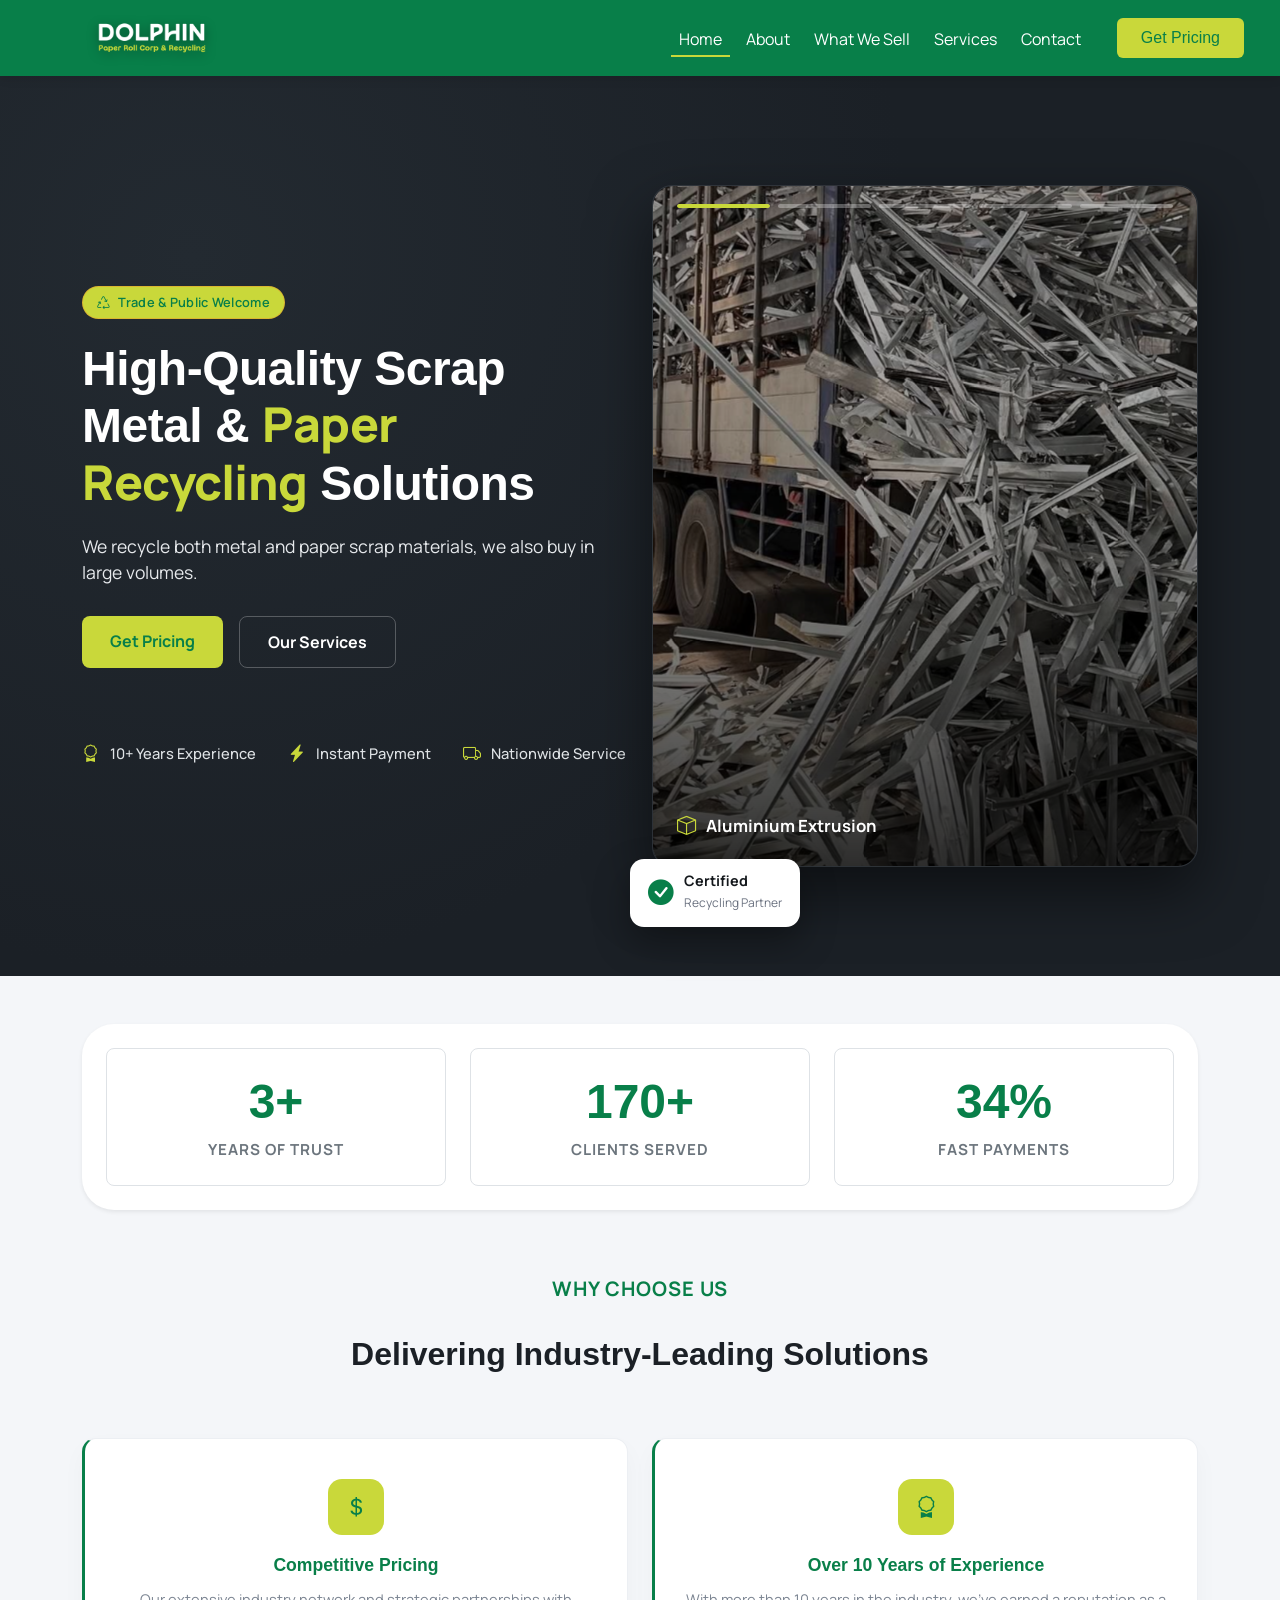
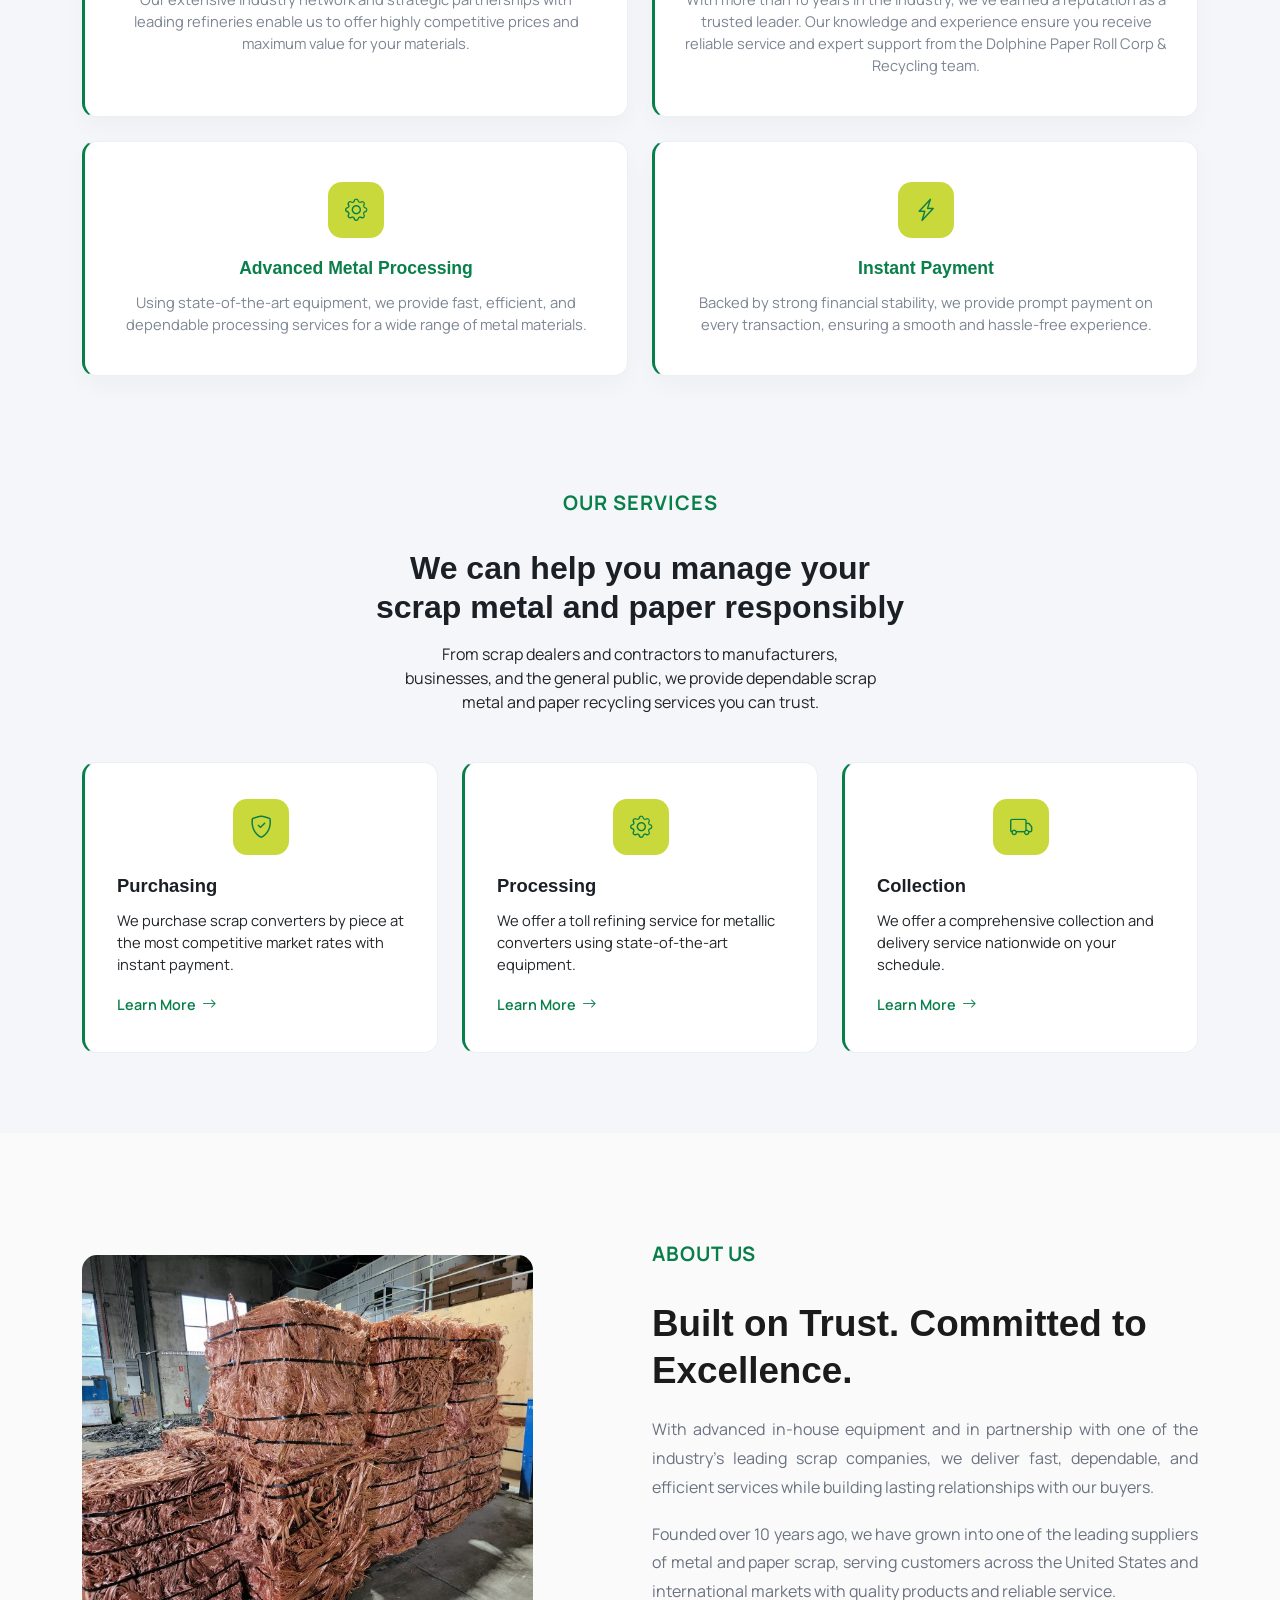
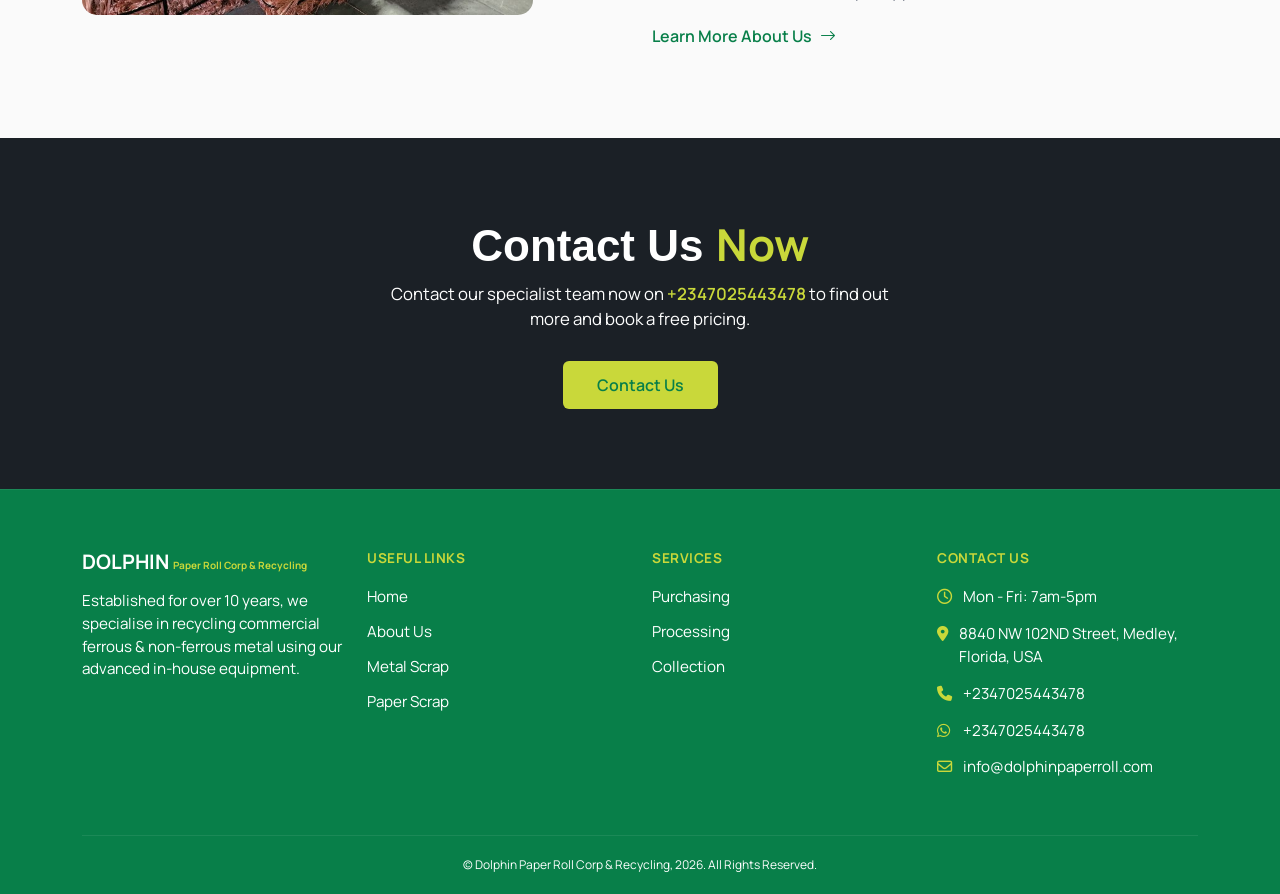
<file: index.html>
<!DOCTYPE html>
<html lang="en">

<head>
    <meta charset="UTF-8">
    <meta name="viewport" content="width=device-width, initial-scale=1.0">

    <link href="https://cdn.jsdelivr.net/npm/bootstrap@5.3.8/dist/css/bootstrap.min.css" rel="stylesheet"
        integrity="sha384-sRIl4kxILFvY47J16cr9ZwB07vP4J8+LH7qKQnuqkuIAvNWLzeN8tE5YBujZqJLB" crossorigin="anonymous">

    <!-- Bootstrap Icons -->
    <link rel="stylesheet" href="https://cdn.jsdelivr.net/npm/bootstrap-icons@1.11.3/font/bootstrap-icons.css">
    <!-- Google Font -->
    <link rel="preconnect" href="https://fonts.googleapis.com">
    <link href="https://fonts.googleapis.com/css2?family=Manrope:wght@400;500;600;700;800&display=swap"
        rel="stylesheet">

    <link rel="stylesheet" href="https://cdnjs.cloudflare.com/ajax/libs/font-awesome/6.7.2/css/all.min.css">

    <link rel="stylesheet" href="dolphin.css">

    <title>Dolphin Paper Roll Corp & Recycling</title>
</head>

<body>

    <!-- navbar -->

    <nav class="navbar navbar-expand-lg py-3 custom-navbar sticky-top">
        <div class="container-fluid mx-4">

            <!-- Logo -->
            <a class="navbar-brand logo-wrap" href="#">
                <img src="DOLPHIN.png" alt="Dolphin Logo" class="logo-img">
            </a>

            <!-- Custom animated toggler -->
            <button class="nav-toggler" type="button" id="navToggler" aria-controls="mobileNav" aria-expanded="false"
                aria-label="Toggle navigation">
                <span class="bar bar1"></span>
                <span class="bar bar2"></span>
                <span class="bar bar3"></span>
            </button>

            <!-- Desktop links -->
            <div class="navbar-collapse-desktop justify-content-end" id="navbarNav">
                <ul class="navbar-nav align-items-lg-center">
                    <li class="nav-item"><a class="nav-link" href="index.html">Home</a></li>
                    <li class="nav-item"><a class="nav-link" href="about.html">About</a></li>
                    <li class="nav-item"><a class="nav-link" href="wws.html">What We Sell</a></li>
                    <li class="nav-item"><a class="nav-link" href="services.html">Services</a></li>
                    <li class="nav-item"><a class="nav-link" href="contact.html">Contact</a></li>
                    <li class="nav-item ms-lg-4 mt-3 mt-lg-0">
                        <button class="btn btn-quote"><a href="contact.html">Get Pricing</a></button>
                    </li>
                </ul>
            </div>

        </div>

        <!-- Mobile slide-in panel -->
        <div class="mobile-nav" id="mobileNav">
            <ul class="mobile-nav-links">
                <li><a href="index.html" class="active">Home</a></li>
                <li><a href="about.html">About</a></li>
                <li><a href="wws.html">What We Sell</a></li>
                <li><a href="services.html">Services</a></li>
                <li><a href="contact.html">Contact</a></li>
                <a href="contact.html" class="btn btn-quote">Get Pricing</a>
            </ul>
        </div>

        <!-- Dark overlay behind mobile panel -->
        <div class="nav-overlay" id="navOverlay"></div>
    </nav>


    <!-- hero section -->

    <section class="hero-section">
        <div class="container">
            <div class="row align-items-center gy-5">

                <!-- LEFT: Text content -->
                <div class="col-lg-6 hero-text order-2 order-lg-1">
                    <span class="eyebrow">
                        <i class="bi bi-recycle"></i> Trade &amp; Public Welcome
                    </span>

                    <h1 class="hero-heading">
                        High-Quality Scrap Metal &amp;
                        <span class="accent"> Paper Recycling</span> Solutions
                    </h1>

                    <p class="hero-subtext">
                        We recycle both metal and paper scrap materials, we also buy in large volumes.
                    </p>
                    <!--  <p class="hero-subtext-muted">Open to both Trade and Public.</p> -->

                    <div class="hero-buttons py-4">
                        <a href="contact.html" class="btn btn-cta-primary">Get Pricing</a>
                        <a href="services.html" class="btn btn-cta-secondary">Our Services</a>
                    </div>

                    <div class="hero-stats">
                        <div class="stat-item">
                            <i class="bi bi-award"></i>
                            <span>10+ Years Experience</span>
                        </div>
                        <div class="stat-item">
                            <i class="bi bi-lightning-charge-fill"></i>
                            <span>Instant Payment</span>
                        </div>
                        <div class="stat-item">
                            <i class="bi bi-truck"></i>
                            <span>Nationwide Service</span>
                        </div>
                    </div>
                </div>

                <!-- RIGHT: Image slideshow card -->
                <div class="col-lg-6 order-1 order-lg-2">
                    <div class="slideshow-card">
                        <div id="heroCarousel" class="carousel slide hero-carousel" data-bs-ride="carousel"
                            data-bs-interval="3500">
                            <div class="carousel-inner">

                                <div class="carousel-item active">
                                    <img src="30.jpg" alt="Aluminium Extrusion">
                                    <div class="slide-caption">
                                        <i class="bi bi-box"></i> Aluminium Extrusion
                                    </div>
                                </div>

                                <div class="carousel-item">
                                    <img src="19.jpg" alt="HMS Scrap">
                                    <div class="slide-caption">
                                        <i class="bi bi-hammer"></i> HMS Scrap
                                    </div>
                                </div>

                                <div class="carousel-item">
                                    <img src="12.jpg" alt="Baled Metal Scrap">
                                    <div class="slide-caption">
                                        <i class="bi bi-stack"></i> Baled Metal Scrap
                                    </div>
                                </div>

                                <div class="carousel-item">
                                    <img src="34.jpg" alt="Copper Wire Scrap">
                                    <div class="slide-caption">
                                        <i class="bi bi-lightning-charge"></i> Copper Wire Scrap
                                    </div>
                                </div>

                                <div class="carousel-item">
                                    <img src="35.jpg" alt="Baled Cardboard">
                                    <div class="slide-caption">
                                        <i class="bi bi-file-earmark"></i> Baled Cardboard
                                    </div>
                                </div>

                            </div>

                            <!-- Progress indicators -->
                            <div class="carousel-progress">
                                <button type="button" data-bs-target="#heroCarousel" data-bs-slide-to="0" class="active"
                                    aria-current="true" aria-label="Slide 1"><span></span></button>
                                <button type="button" data-bs-target="#heroCarousel" data-bs-slide-to="1"
                                    aria-label="Slide 2"><span></span></button>
                                <button type="button" data-bs-target="#heroCarousel" data-bs-slide-to="2"
                                    aria-label="Slide 3"><span></span></button>
                                <button type="button" data-bs-target="#heroCarousel" data-bs-slide-to="3"
                                    aria-label="Slide 3"><span></span></button>
                                <button type="button" data-bs-target="#heroCarousel" data-bs-slide-to="4"
                                    aria-label="Slide 3"><span></span></button>
                            </div>
                        </div>

                        <div class="floating-badge">
                            <i class="bi bi-check-circle-fill"></i>
                            <div>
                                <strong>Certified</strong>
                                <small>Recycling Partner</small>
                            </div>
                        </div>
                    </div>
                </div>

            </div>
        </div>
    </section>


    <!-- counter animation -->
    <section class="py-5" style="background-color: #f4f6f9;">
        <div class="container">

            <div class="bg-white rounded-5 shadow-sm p-4">

                <div class="row g-4 text-center">

                    <!-- Card 1 -->
                    <div class="col-md-4 rounded-3">
                        <div class="border rounded-3 py-4 px-3 h-100 bg-white">
                            <h2 class="fw-bold display-5 mb-2 counter" style="color:#087f49;" data-target="10"
                                data-suffix="+">
                                0
                            </h2>

                            <p class="text-uppercase fw-bold text-secondary mb-0"
                                style="font-size:0.95rem; letter-spacing:1px;">
                                Years of Trust
                            </p>
                        </div>
                    </div>

                    <!-- Card 2 -->
                    <div class="col-md-4">
                        <div class="border rounded-3 py-4 px-3 h-100 bg-white">
                            <h2 class="fw-bold display-5 mb-2 counter" style="color:#087f49;" data-target="500"
                                data-suffix="+">
                                0
                            </h2>

                            <p class="text-uppercase fw-bold text-secondary mb-0"
                                style="font-size:0.95rem; letter-spacing:1px;">
                                Clients Served
                            </p>
                        </div>
                    </div>

                    <!-- Card 3 -->
                    <div class="col-md-4">
                        <div class="border rounded-3 py-4 px-3 h-100 bg-white">
                            <h2 class="fw-bold display-5 mb-2 counter" style="color:#087f49;" data-target="100"
                                data-suffix="%">
                                0
                            </h2>

                            <p class="text-uppercase fw-bold text-secondary mb-0"
                                style="font-size:0.95rem; letter-spacing:1px;">
                                Fast Payments
                            </p>
                        </div>
                    </div>

                </div>

            </div>

        </div>
    </section>



    <!-- Why Choose Us -->
    <section class="choose py-3">
        <div class="container">
            <div class="text-center mb-5">
                <div class="eyebro">Why Choose Us</div>
                <h2 class="section-title py-3">Delivering Industry-Leading Solutions</h2>
            </div>
            <div class="row g-4">
                <div class="col-md-6">
                    <div class="feature-card">
                        <div class="icon-badge"><i class="bi bi-currency-dollar"></i></div>
                        <h4>Competitive Pricing</h4>
                        <p>Our extensive industry network and strategic partnerships with leading refineries enable us
                            to offer highly competitive prices and maximum value for your materials.</p>
                    </div>
                </div>
                <div class="col-md-6">
                    <div class="feature-card">
                        <div class="icon-badge"><i class="bi bi-award"></i></div>
                        <h4>Over 10 Years of Experience</h4>
                        <p>With more than 10 years in the industry, we've earned a reputation as a trusted leader. Our
                            knowledge and experience ensure you receive reliable service and expert support from the
                            Dolphine Paper Roll Corp & Recycling team.</p>
                    </div>
                </div>
                <div class="col-md-6">
                    <div class="feature-card">
                        <div class="icon-badge"><i class="bi bi-gear"></i></div>
                        <h4>Advanced Metal Processing</h4>
                        <p>Using state-of-the-art equipment, we provide fast, efficient, and dependable processing
                            services for a wide range of metal materials.</p>
                    </div>
                </div>
                <div class="col-md-6">
                    <div class="feature-card">
                        <div class="icon-badge"><i class="bi bi-lightning-charge"></i></div>
                        <h4>Instant Payment</h4>
                        <p>Backed by strong financial stability, we provide prompt payment on every transaction,
                            ensuring a smooth and hassle-free experience.</p>
                    </div>
                </div>
            </div>
        </div>
    </section>




    <!-- Our Services -->
    <section class="our-services">
        <div class="container">
            <div class="text-center mb-5">
                <div class="eyebro py-3">Our Services</div>
                <h2 class="section-title">We can help you manage your<br>scrap metal and paper responsibly</h2>
                <p class="lead-sub mt-3">From scrap dealers and contractors to manufacturers, businesses, and the
                    general public, we provide dependable scrap metal and paper recycling services you can trust.</p>
            </div>
            <div class="row g-4">
                <div class="col-md-4">
                    <div class="service-card">
                        <div class="icon-badge"><i class="bi bi-shield-check"></i></div>
                        <h4>Purchasing</h4>
                        <p>We purchase scrap converters by piece at the most competitive market rates with instant
                            payment.</p> <a href="services.html" class="learn-more">Learn More <i
                                class="bi bi-arrow-right"></i></a>
                    </div>
                </div>
                <div class="col-md-4">
                    <div class="service-card">
                        <div class="icon-badge"><i class="bi bi-gear"></i></div>
                        <h4>Processing</h4>
                        <p>We offer a toll refining service for metallic converters using state-of-the-art equipment.
                        </p> <a href="services.html" class="learn-more">Learn More <i class="bi bi-arrow-right"></i></a>
                    </div>
                </div>
                <div class="col-md-4">
                    <div class="service-card">
                        <div class="icon-badge"><i class="bi bi-truck"></i></div>
                        <h4>Collection</h4>
                        <p>We offer a comprehensive collection and delivery service nationwide on your schedule.</p> <a
                            href="services.html" class="learn-more">Learn More <i class="bi bi-arrow-right"></i></a>
                    </div>
                </div>
            </div>
        </div>
    </section>




    <!-- about section  -->

    <section class="about-section">
        <div class="container">
            <div class="row align-items-center gy-4">

                <div class="col-lg-5">
                    <div class="about-image">
                        <img src="34.jpg" alt="Worker sorting scrap metal in a recycling facility">
                    </div>
                </div>

                <div class="col-lg-6 offset-lg-1">
                    <div class="eyebro py-3">About Us</div>

                    <h2 class="about-heading">
                        Built on Trust. Committed to Excellence.
                    </h2>

                    <p class="about-text">
                        With advanced in-house equipment and in partnership with one of the industry's leading scrap
                        companies, we deliver fast, dependable, and efficient services while building lasting
                        relationships with our buyers.
                    </p>

                    <p class="about-text">
                        Founded over 10 years ago, we have grown into one of the leading suppliers of metal and paper
                        scrap, serving customers across the United States and international markets with quality
                        products and reliable service.
                    </p>

                    <a href="about.html" class="learn-more-link">
                        Learn More About Us
                        <i class="bi bi-arrow-right"></i>
                    </a>
                </div>

            </div>
        </div>
    </section>


    <!-- Contact CTA Section -->
    <section class="cta-section">
        <div class="container reveal reveal-scale">
            <h1>Contact Us <span class="highlight">Now</span></h1>
            <p> Contact our specialist team now on <a href="tel:+2347025443478">+2347025443478</a> to find out more and
                book a free pricing. </p> <a href="contact.html" class="btn btn-contact">Contact Us</a>
        </div>
    </section>


    <!-- Footer -->
    <footer>
        <div class="container">
            <div class="row gy-4">
                <div class="col-md-6 col-lg-3 reveal reveal-up" data-delay="0">
                    <h5 class="brand-name fw-bold mb-3">DOLPHIN <span class="accent">Paper Roll Corp & Recycling</span>
                    </h5>
                    <p>Established for over 10 years, we specialise in recycling commercial ferrous &amp; non-ferrous
                        metal using our advanced in-house equipment.</p>
                </div>
                <div class="col-md-6 col-lg-3 reveal reveal-up" data-delay="80">
                    <h6>USEFUL LINKS</h6>
                    <ul>
                        <li><a href="index.html">Home</a></li>
                        <li><a href="about.html">About Us</a></li>
                        <li><a href="wws.html">Metal Scrap</a></li>
                        <li><a href="wws.html">Paper Scrap</a></li>
                    </ul>
                </div>
                <div class="col-md-6 col-lg-3 reveal reveal-up" data-delay="160">
                    <h6>SERVICES</h6>
                    <ul>
                        <li><a href="services.html">Purchasing</a></li>
                        <li><a href="services.html">Processing</a></li>
                        <li><a href="services.html">Collection</a></li>
                    </ul>
                </div>
                <div class="col-md-6 col-lg-3 reveal reveal-up" data-delay="240">
                    <h6>CONTACT US</h6>
                    <ul class="contact-list">
                        <li><i class="fa-regular fa-clock"></i><span>Mon - Fri: 7am-5pm</span></li>
                        <li><i class="fa-solid fa-location-dot"></i><span>8840 NW 102ND Street, Medley, Florida,
                                USA</span>
                        </li>
                        <li><i class="fa-solid fa-phone"></i><span>+2347025443478</span></li>
                        <li><i class="fa-brands fa-whatsapp"></i><span>+2347025443478 </span></li>
                        <li><i class="fa-regular fa-envelope"></i><span>info@dolphinpaperroll.com</span></li>
                    </ul>
                </div>
            </div>
            <div class="footer-bottom">
                <p class="mb-0">&copy; Dolphin Paper Roll Corp & Recycling, <span id="current-year"></span>. All Rights
                    Reserved.</p>
            </div>
        </div>
    </footer>





    <!-- Back to top -->
    <button id="backToTop" class="back-to-top" aria-label="Back to top">
        <i class="bi bi-arrow-up"></i>
    </button>




    <script src="https://cdn.jsdelivr.net/npm/bootstrap@5.3.8/dist/js/bootstrap.bundle.min.js"
        integrity="sha384-FKyoEForCGlyvwx9Hj09JcYn3nv7wiPVlz7YYwJrWVcXK/BmnVDxM+D2scQbITxI"
        crossorigin="anonymous"></script>
    <script src="dolphin.js"></script>

</body>

</html>
</file>
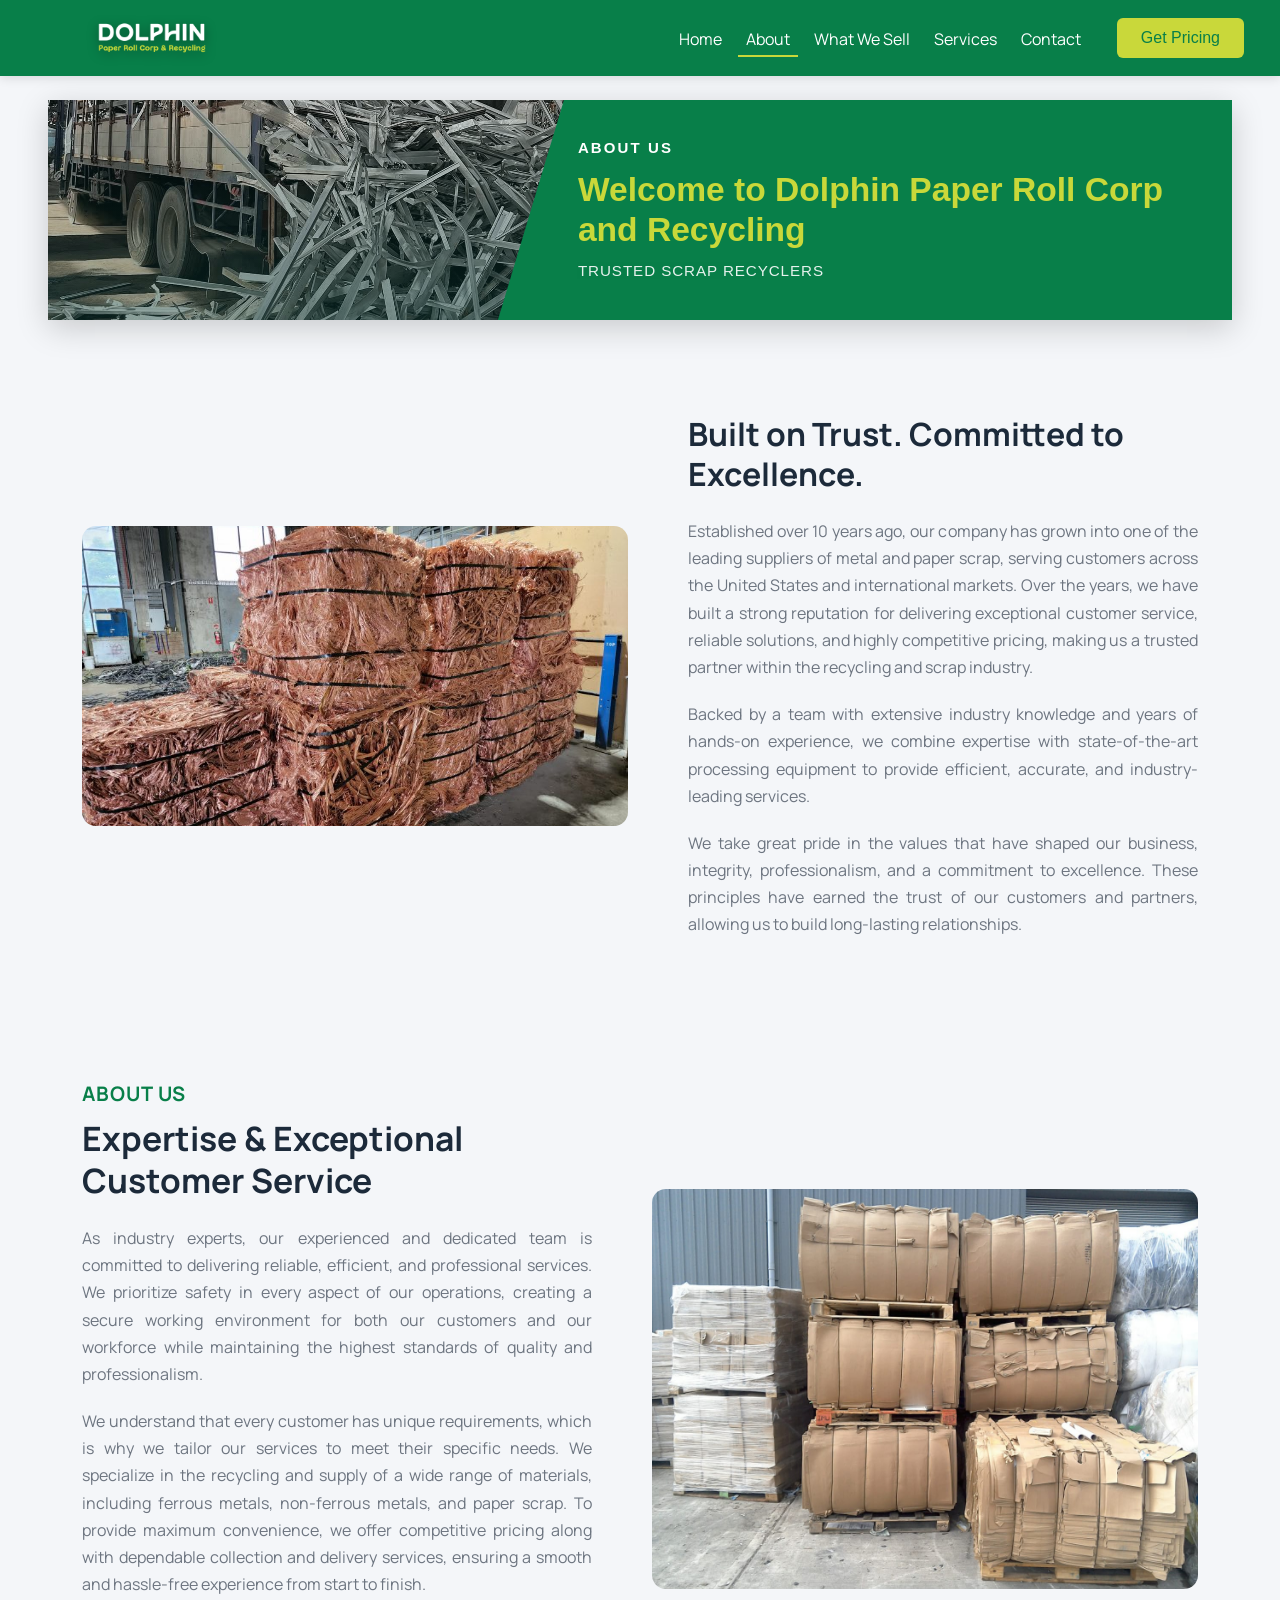
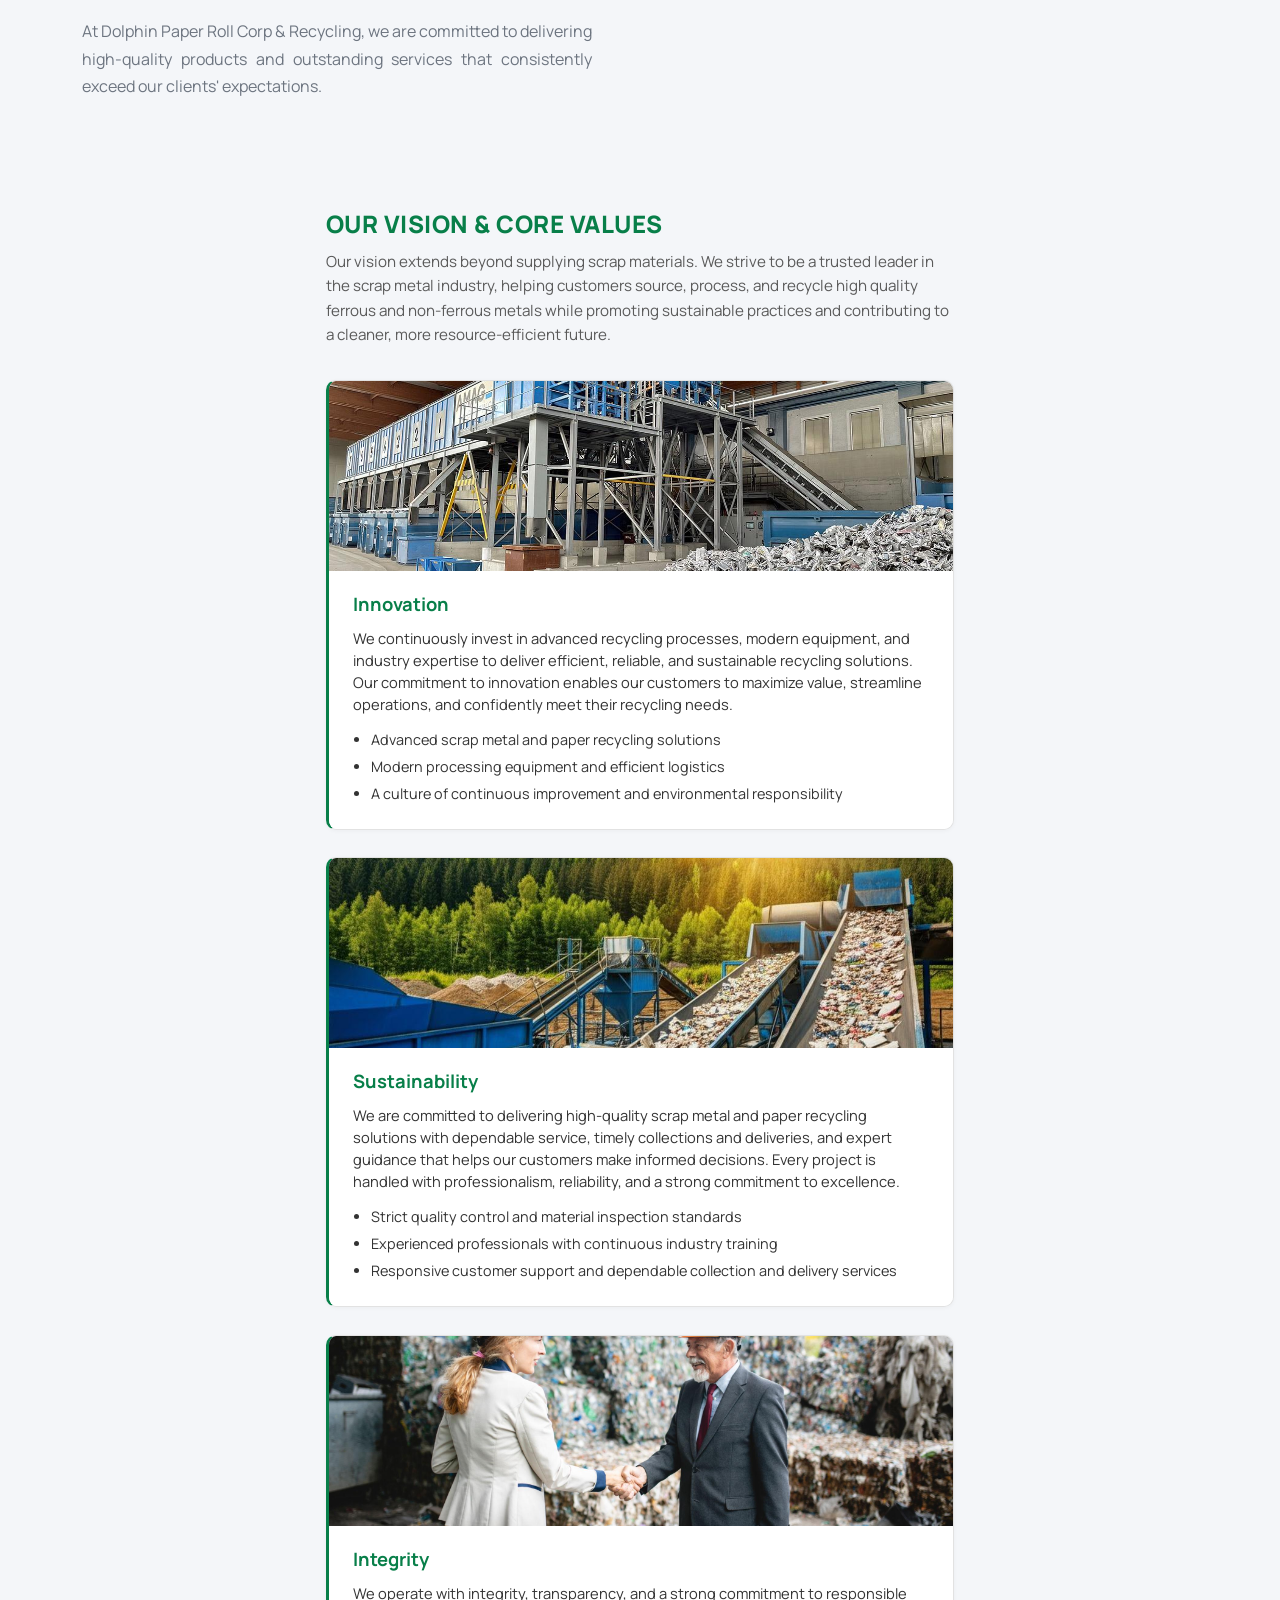
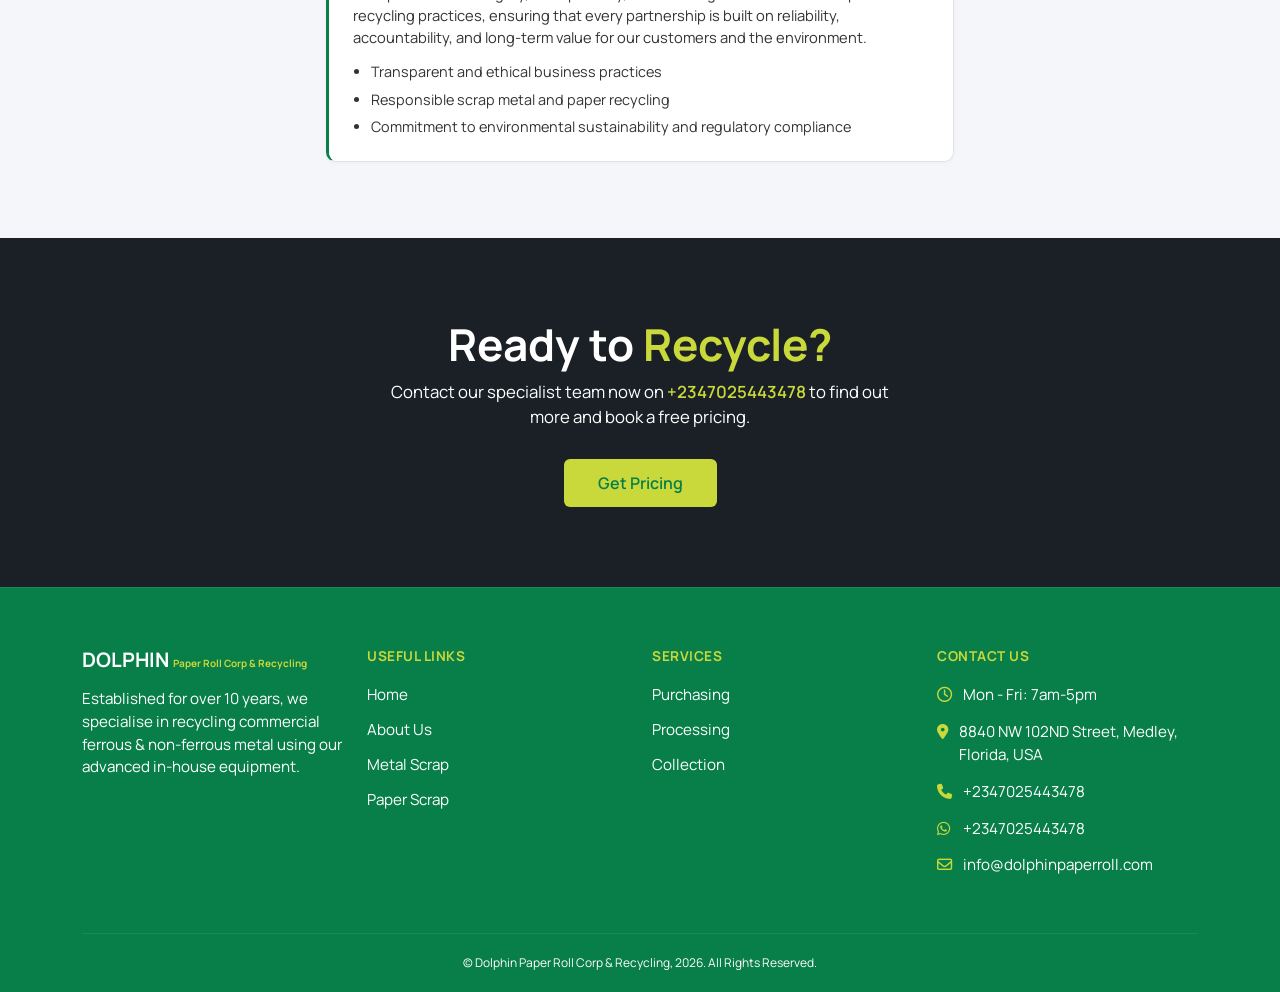
<file: about.html>
<!DOCTYPE html>
<html lang="en">

<head>
    <meta charset="UTF-8">
    <meta name="viewport" content="width=device-width, initial-scale=1.0">


    <link href="https://cdn.jsdelivr.net/npm/bootstrap@5.3.8/dist/css/bootstrap.min.css" rel="stylesheet"
        integrity="sha384-sRIl4kxILFvY47J16cr9ZwB07vP4J8+LH7qKQnuqkuIAvNWLzeN8tE5YBujZqJLB" crossorigin="anonymous">

    <!-- Bootstrap Icons -->
    <link rel="stylesheet" href="https://cdn.jsdelivr.net/npm/bootstrap-icons@1.11.3/font/bootstrap-icons.css">
    <!-- Google Font -->
    <link rel="preconnect" href="https://fonts.googleapis.com">
    <link href="https://fonts.googleapis.com/css2?family=Manrope:wght@400;500;600;700;800&display=swap"
        rel="stylesheet">

    <link rel="stylesheet" href="https://cdnjs.cloudflare.com/ajax/libs/font-awesome/6.7.2/css/all.min.css">

    <link rel="stylesheet" href="about.css">


    <title>About</title>
</head>

<body>


    <!-- navbar -->

    <nav class="navbar navbar-expand-lg py-3 custom-navbar sticky-top">
        <div class="container-fluid mx-4">

            <!-- Logo -->
            <a class="navbar-brand logo-wrap" href="#">
                <img src="DOLPHIN.png" alt="Dolphin Logo" class="logo-img">
            </a>

            <!-- Custom animated toggler -->
            <button class="nav-toggler" type="button" id="navToggler" aria-controls="mobileNav" aria-expanded="false"
                aria-label="Toggle navigation">
                <span class="bar bar1"></span>
                <span class="bar bar2"></span>
                <span class="bar bar3"></span>
            </button>

            <!-- Desktop links -->
            <div class="navbar-collapse-desktop justify-content-end" id="navbarNav">
                <ul class="navbar-nav align-items-lg-center">
                    <li class="nav-item"><a class="nav-link" href="index.html">Home</a></li>
                    <li class="nav-item"><a class="nav-link" href="about.html">About</a></li>
                    <li class="nav-item"><a class="nav-link" href="wws.html">What We Sell</a></li>
                    <li class="nav-item"><a class="nav-link" href="services.html">Services</a></li>
                    <li class="nav-item"><a class="nav-link" href="contact.html">Contact</a></li>
                    <li class="nav-item ms-lg-4 mt-3 mt-lg-0">
                        <button class="btn btn-quote"><a href="contact.html">Get Pricing</a></button>
                    </li>
                </ul>
            </div>

        </div>

        <!-- Mobile slide-in panel -->
        <div class="mobile-nav" id="mobileNav">
            <ul class="mobile-nav-links">
                <li><a href="index.html" class="active">Home</a></li>
                <li><a href="about.html">About</a></li>
                <li><a href="wws.html">What We Sell</a></li>
                <li><a href="services.html">Services</a></li>
                <li><a href="contact.html">Contact</a></li>
                <a href="contact.html" class="btn btn-quote">Get Pricing</a>
            </ul>
        </div>

        <!-- Dark overlay behind mobile panel -->
        <div class="nav-overlay" id="navOverlay"></div>
    </nav>




    <!-- welcome to  -->

    <div class="container-fluid py-4 px-3 px-md-5">
        <div class="banner fade-slide" id="banner">
            <div class="banner-photo"></div>
            <div class="banner-welcome">
                <div class="welcome-eyebrow">ABOUT US</div>
                <h1 class="welcome-heading">Welcome to Dolphin Paper Roll Corp and Recycling</h1>
                <div class="welcome-tag">TRUSTED SCRAP RECYCLERS</div>
            </div>
        </div>
    </div>



    <!-- about -->

    <!-- Section 1: Built on Trust -->
    <section class="section-trust">
        <div class="container">
            <div class="row align-items-center">
                <div class="col-md-6 mb-4 mb-md-0 reveal reveal-left"> <img
                        src="34.jpg"
                        alt="Scrap metal facility" class="img-rounded"> </div>
                <div class="col-md-6 ps-md-5 reveal reveal-right" data-delay="120">
                    <h2 class="heading-dark mb-4"> Built on Trust. Committed to Excellence.</h2>
                    <p class="body-text">Established over 10 years ago, our company has grown into one of the leading
                        suppliers of metal and paper scrap, serving customers across the United States and
                        international markets. Over the years, we have built a strong reputation for delivering
                        exceptional customer service, reliable solutions, and highly competitive pricing, making us a
                        trusted partner within the recycling and scrap industry.</p>
                    <p class="body-text">Backed by a team with extensive industry knowledge and years of hands-on
                        experience, we combine expertise with state-of-the-art processing equipment to provide
                        efficient, accurate, and industry-leading services.</p>
                    <p class="body-text mb-0">We take great pride in the values that have shaped our business,
                        integrity,
                        professionalism, and a commitment to excellence. These principles have earned the trust of our
                        customers and partners, allowing us to build long-lasting relationships.</p>
                </div>
            </div>
        </div>
    </section>


    <!-- Section 2: About Us -->
    <section class="section-about">
        <div class="container">
            <div class="row align-items-center">
                <div class="col-md-6 pe-md-5 reveal reveal-left">
                    <div class="label-tag">About Us</div>
                    <h2 class="heading-dark-lg mb-4">Expertise & Exceptional Customer Service</h2>
                    <p class="body-text">As industry experts, our experienced and dedicated team is committed to
                        delivering reliable, efficient, and professional services. We prioritize safety in every aspect
                        of our operations, creating a secure working environment for both our customers and our
                        workforce while maintaining the highest standards of quality and professionalism.</p>
                    <p class="body-text">We understand that every customer has unique requirements, which is why we
                        tailor our services to meet their specific needs. We specialize in the recycling and supply of a
                        wide range of materials, including ferrous metals, non-ferrous metals, and paper scrap. To
                        provide maximum convenience, we offer competitive pricing along with dependable collection and
                        delivery services, ensuring a smooth and hassle-free experience from start to finish.</p>
                    <p class="body-text mb-0">At Dolphin Paper Roll Corp & Recycling, we are committed to delivering
                        high-quality products and outstanding services that consistently exceed our clients'
                        expectations.</p>
                </div>
                <div class="col-md-6 mt-4 mt-md-0 reveal reveal-right" data-delay="120"> <img
                        src="10.jpg" alt="Truck at night"
                        class="img-rounded" style="height: 400px;"> </div>
            </div>
        </div>
    </section>


    <!--  -->

    <div class="values-wrap">
        <h2 class="section-title reveal reveal-up">OUR VISION &amp; CORE VALUES</h2>
        <p class="section-intro reveal reveal-up" data-delay="80">Our vision extends beyond supplying scrap materials.
            We strive to be a trusted leader
            in the scrap metal industry, helping customers source, process, and recycle high quality ferrous and
            non-ferrous metals while promoting sustainable practices and contributing to a cleaner, more
            resource-efficient future. </p>
        <div class="value-card reveal reveal-up" data-delay="0"> <img src="40.jfif" alt="Innovation">
            <div class="value-card-body">
                <div class="value-card-title">Innovation</div>
                <p class="value-card-desc">We continuously invest in advanced recycling processes, modern equipment, and
                    industry expertise to deliver efficient, reliable, and sustainable recycling solutions. Our
                    commitment to innovation enables our customers to maximize value, streamline operations, and
                    confidently meet their recycling needs.</p>
                <ul>
                    <li>Advanced scrap metal and paper recycling solutions</li>
                    <li>Modern processing equipment and efficient logistics</li>
                    <li>A culture of continuous improvement and environmental responsibility</li>
                </ul>
            </div>
        </div>
        <div class="value-card reveal reveal-up" data-delay="120"> <img src="41.jfif" alt="Excellence">
            <div class="value-card-body">
                <div class="value-card-title">Sustainability</div>
                <p class="value-card-desc">We are committed to delivering high-quality scrap metal and paper recycling
                    solutions with dependable service, timely collections and deliveries, and expert guidance that helps
                    our customers make informed decisions. Every project is handled with professionalism, reliability,
                    and a strong commitment to excellence.</p>
                <ul>
                    <li>Strict quality control and material inspection standards</li>
                    <li>Experienced professionals with continuous industry training</li>
                    <li>Responsive customer support and dependable collection and delivery services</li>
                </ul>
            </div>
        </div>
        <div class="value-card reveal reveal-up" data-delay="240"> <img src="42.jfif" alt="Integrity">
            <div class="value-card-body">
                <div class="value-card-title">Integrity</div>
                <p class="value-card-desc">We operate with integrity, transparency, and a strong commitment to
                    responsible recycling practices, ensuring that every partnership is built on reliability,
                    accountability, and long-term value for our customers and the environment.</p>
                <ul>
                    <li>Transparent and ethical business practices</li>
                    <li>Responsible scrap metal and paper recycling</li>
                    <li>Commitment to environmental sustainability and regulatory compliance</li>
                </ul>
            </div>
        </div>
    </div>



    <!--  -->


    <!-- Contact CTA Section -->
    <section class="cta-section">
        <div class="container reveal reveal-scale">
            <h1>Ready to <span class="highlight">Recycle?</span></h1>
            <p> Contact our specialist team now on <a href="tel:+2347025443478">+2347025443478</a> to find out more and
                book a free pricing. </p> <a href="contact.html" class="btn btn-contact">Get Pricing</a>
        </div>
    </section>


    <!-- Footer -->
    <footer>
        <div class="container">
            <div class="row gy-4">
                <div class="col-md-6 col-lg-3 reveal reveal-up" data-delay="0">
                    <h5 class="brand-name fw-bold mb-3">DOLPHIN <span class="accent">Paper Roll Corp & Recycling</span>
                    </h5>
                    <p>Established for over 10 years, we specialise in recycling commercial ferrous &amp; non-ferrous
                        metal using our advanced in-house equipment.</p>
                </div>
                <div class="col-md-6 col-lg-3 reveal reveal-up" data-delay="80">
                    <h6>USEFUL LINKS</h6>
                    <ul>
                        <li><a href="index.html">Home</a></li>
                        <li><a href="about.html">About Us</a></li>
                        <li><a href="wws.html">Metal Scrap</a></li>
                        <li><a href="wws.html">Paper Scrap</a></li>
                    </ul>
                </div>
                <div class="col-md-6 col-lg-3 reveal reveal-up" data-delay="160">
                    <h6>SERVICES</h6>
                    <ul>
                        <li><a href="services.html">Purchasing</a></li>
                        <li><a href="services.html">Processing</a></li>
                        <li><a href="services.html">Collection</a></li>
                    </ul>
                </div>
                <div class="col-md-6 col-lg-3 reveal reveal-up" data-delay="240">
                    <h6>CONTACT US</h6>
                    <ul class="contact-list">
                        <li><i class="fa-regular fa-clock"></i><span>Mon - Fri: 7am-5pm</span></li>
                        <li><i class="fa-solid fa-location-dot"></i><span>8840 NW 102ND Street, Medley, Florida,
                                USA</span>
                        </li>
                        <li><i class="fa-solid fa-phone"></i><span>+2347025443478</span></li>
                        <li><i class="fa-brands fa-whatsapp"></i><span>+2347025443478</span></li>
                       <li><i class="fa-regular fa-envelope"></i><span>info@dolphinpaperroll.com</span></li>
                    </ul>
                </div>
            </div>
            <div class="footer-bottom">
                <p class="mb-0">&copy; Dolphin Paper Roll Corp & Recycling, <span id="current-year"></span>. All Rights
                    Reserved.</p>
            </div>
        </div>
    </footer>













    <!-- Back to top -->
    <button id="backToTop" class="back-to-top" aria-label="Back to top">
        <i class="bi bi-arrow-up"></i>
    </button>

    <script src="about.js"></script>

</body>

</html>
</file>
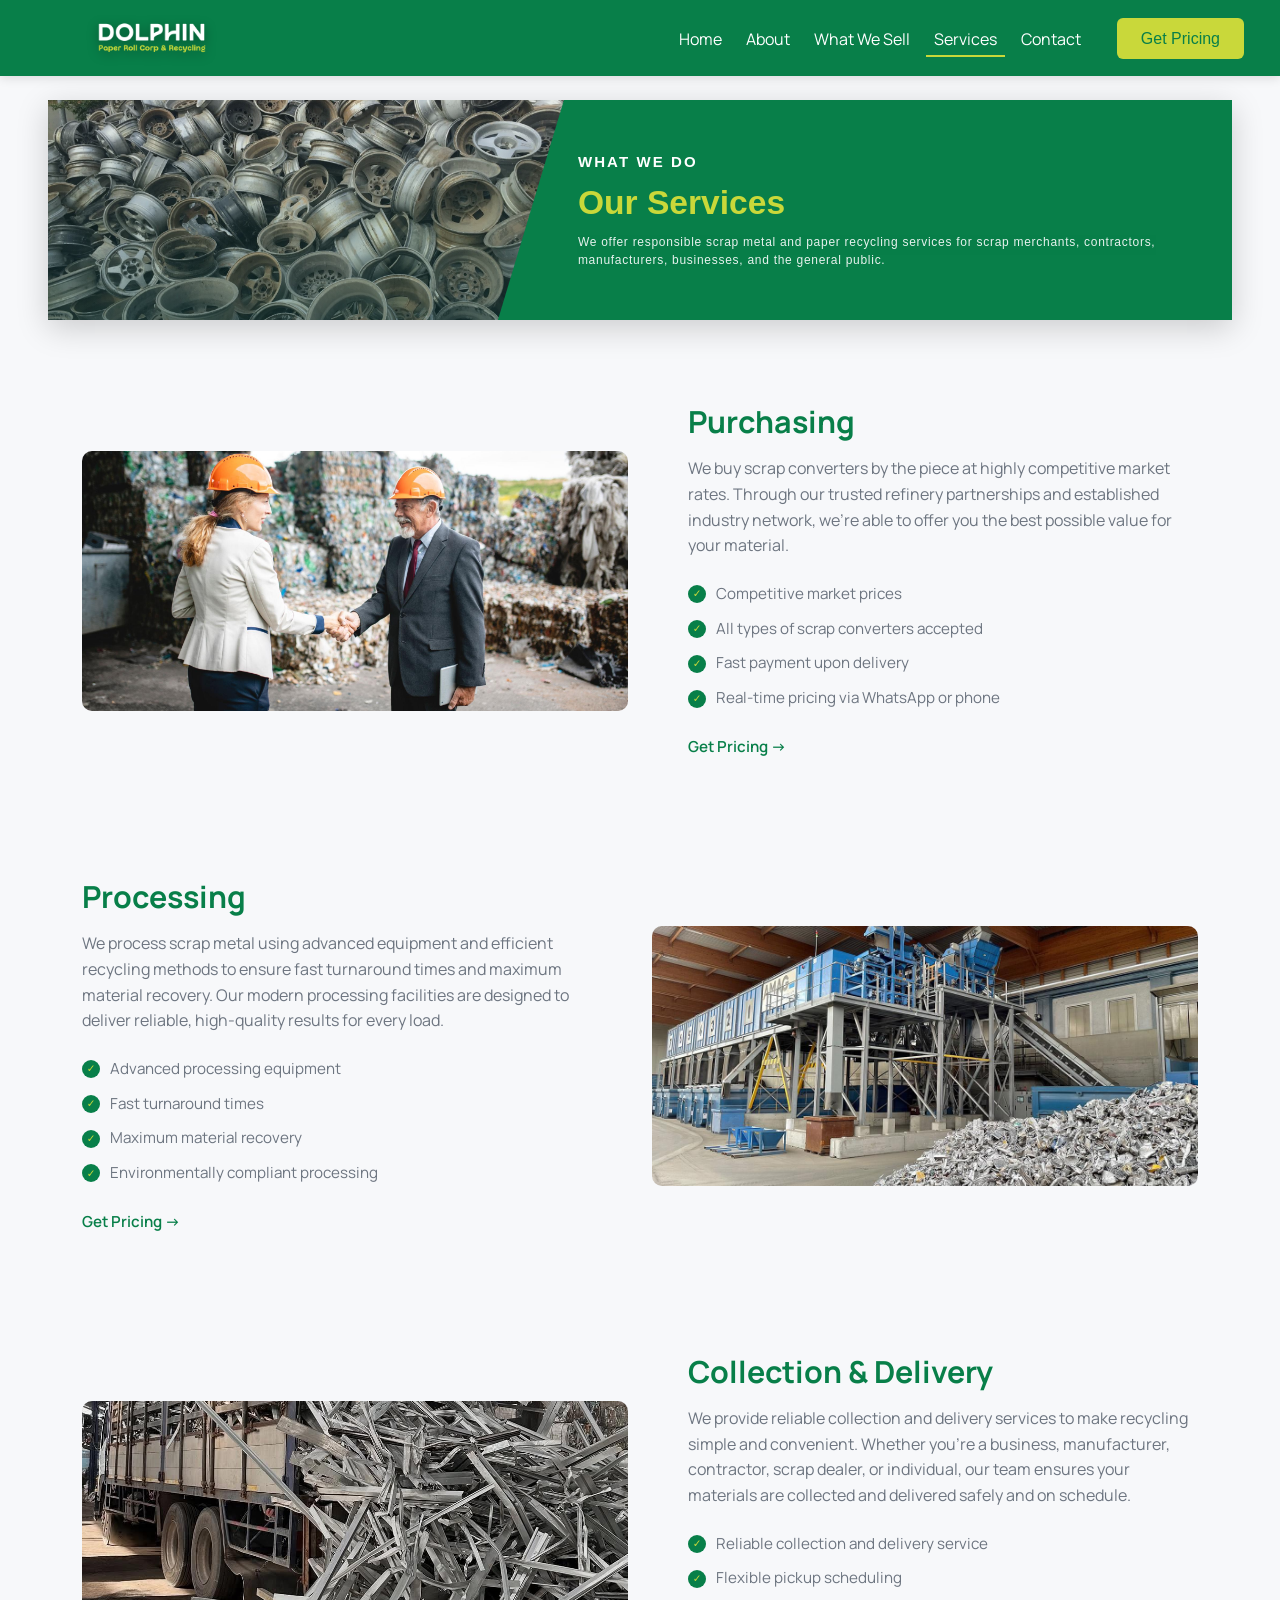
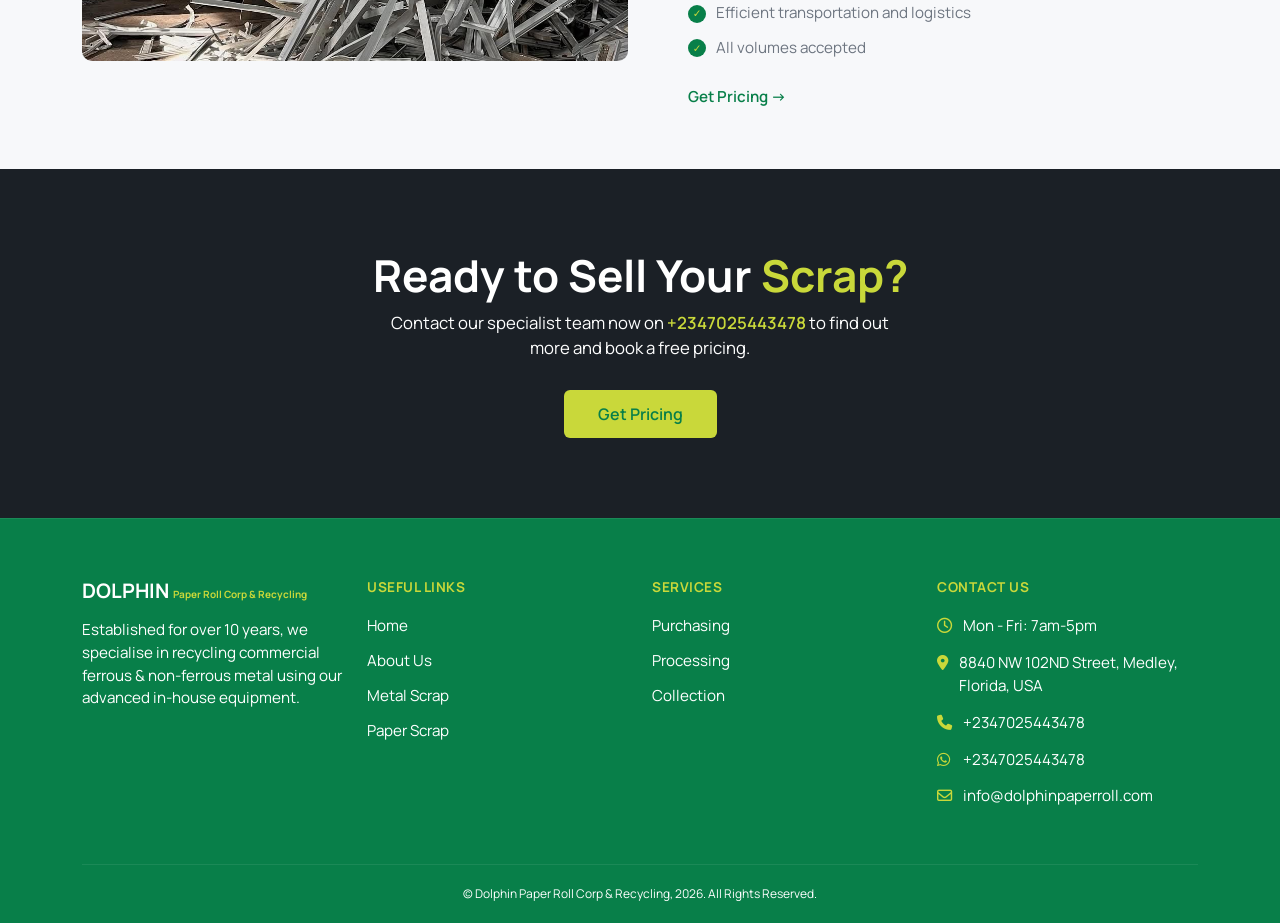
<file: services.html>
<!DOCTYPE html>
<html lang="en">

<head>
    <meta charset="UTF-8">
    <meta name="viewport" content="width=device-width, initial-scale=1.0">

    <link href="https://cdn.jsdelivr.net/npm/bootstrap@5.3.8/dist/css/bootstrap.min.css" rel="stylesheet"
        integrity="sha384-sRIl4kxILFvY47J16cr9ZwB07vP4J8+LH7qKQnuqkuIAvNWLzeN8tE5YBujZqJLB" crossorigin="anonymous">

    <!-- Bootstrap Icons -->
    <link rel="stylesheet" href="https://cdn.jsdelivr.net/npm/bootstrap-icons@1.11.3/font/bootstrap-icons.css">
    <!-- Google Font -->
    <link rel="preconnect" href="https://fonts.googleapis.com">
    <link href="https://fonts.googleapis.com/css2?family=Manrope:wght@400;500;600;700;800&display=swap"
        rel="stylesheet">

    <link rel="stylesheet" href="https://cdnjs.cloudflare.com/ajax/libs/font-awesome/6.7.2/css/all.min.css">

    <link rel="stylesheet" href="services.css">



    <title>Services</title>
</head>

<body>




    <!-- navbar -->

    <nav class="navbar navbar-expand-lg py-3 custom-navbar sticky-top">
        <div class="container-fluid mx-4">

            <!-- Logo -->
            <a class="navbar-brand logo-wrap" href="#">
                <img src="DOLPHIN.png" alt="Dolphin Logo" class="logo-img">
            </a>

            <!-- Custom animated toggler -->
            <button class="nav-toggler" type="button" id="navToggler" aria-controls="mobileNav" aria-expanded="false"
                aria-label="Toggle navigation">
                <span class="bar bar1"></span>
                <span class="bar bar2"></span>
                <span class="bar bar3"></span>
            </button>

            <!-- Desktop links -->
            <div class="navbar-collapse-desktop justify-content-end" id="navbarNav">
                <ul class="navbar-nav align-items-lg-center">
                    <li class="nav-item"><a class="nav-link" href="index.html">Home</a></li>
                    <li class="nav-item"><a class="nav-link" href="about.html">About</a></li>
                    <li class="nav-item"><a class="nav-link" href="wws.html">What We Sell</a></li>
                    <li class="nav-item"><a class="nav-link" href="services.html">Services</a></li>
                    <li class="nav-item"><a class="nav-link" href="contact.html">Contact</a></li>
                    <li class="nav-item ms-lg-4 mt-3 mt-lg-0">
                        <button class="btn btn-quote"><a href="contact.html">Get Pricing</a></button>
                    </li>
                </ul>
            </div>

        </div>

        <!-- Mobile slide-in panel -->
        <div class="mobile-nav" id="mobileNav">
            <ul class="mobile-nav-links">
                <li><a href="index.html" class="active">Home</a></li>
                <li><a href="about.html">About</a></li>
                <li><a href="wws.html">What We Sell</a></li>
                <li><a href="services.html">Services</a></li>
                <li><a href="contact.html">Contact</a></li>
              <a href="contact.html" class="btn btn-quote">Get Pricing</a>
            </ul>
        </div>

        <!-- Dark overlay behind mobile panel -->
        <div class="nav-overlay" id="navOverlay"></div>
    </nav>



    <!-- header -->


    <div class="container-fluid py-4 px-3 px-md-5">
        <div class="banner fade-slide" id="banner">
            <div class="banner-photo"></div>
            <div class="banner-welcome">
                <div class="welcome-eyebrow">WHAT WE DO</div>
                <h1 class="welcome-heading">Our Services</h1>
                <div class="welcome-tag">We offer responsible scrap metal and paper recycling services for scrap
                    merchants, contractors, manufacturers, businesses, and the general public.</div>
            </div>
        </div>
    </div>


    <!--  -->


    <div class="container"> <!-- Purchasing: image left, text right -->
        <section class="service-section">
            <div class="row align-items-center">
                <div class="col-md-6 mb-4 mb-md-0"> <img src="42.jfif" alt="Scrap converters" class="img-rounded"> </div>
                <div class="col-md-6 ps-md-5">
                    <h2 class="service-heading">Purchasing</h2>
                    <p class="service-text">We buy scrap converters by the piece at highly competitive market rates.
                        Through our trusted refinery partnerships and established industry network, we're able to offer
                        you the best possible value for your material.</p>
                    <ul class="feature-list">
                        <li><span class="check-icon">&#10003;</span>Competitive market prices</li>
                        <li><span class="check-icon">&#10003;</span>All types of scrap converters accepted</li>
                        <li><span class="check-icon">&#10003;</span>Fast payment upon delivery</li>
                        <li><span class="check-icon">&#10003;</span>Real-time pricing via WhatsApp or phone</li>
                    </ul> <a href="contact.html" class="quote-link">Get Pricing &#8594;</a>
                </div>
            </div>
        </section> <!-- Processing: text left, image right -->
        <section class="service-section">
            <div class="row align-items-center">
                <div class="col-md-6 order-md-2 mb-4 mb-md-0"> <img src="40.jfif" alt="Processing facility"
                        class="img-rounded"> </div>
                <div class="col-md-6 order-md-1 pe-md-5">
                    <h2 class="service-heading">Processing</h2>
                    <p class="service-text">We process scrap metal using advanced equipment and efficient recycling
                        methods to ensure fast turnaround times and maximum material recovery. Our modern processing
                        facilities are designed to deliver reliable, high-quality results for every load.
                    </p>
                    <ul class="feature-list">
                        <li><span class="check-icon">&#10003;</span>Advanced processing equipment</li>
                        <li><span class="check-icon">&#10003;</span>Fast turnaround times</li>
                        <li><span class="check-icon">&#10003;</span>Maximum material recovery</li>
                        <li><span class="check-icon">&#10003;</span>Environmentally compliant processing</li>
                    </ul> <a href="contact.html" class="quote-link">Get Pricing &#8594;</a>
                </div>
            </div>
        </section> <!-- Collection & Delivery: image left, text right -->
        <section class="service-section">
            <div class="row align-items-center">
                <div class="col-md-6 mb-4 mb-md-0"> <img src="30.jpg" alt="Collection and delivery" class="img-rounded">
                </div>
                <div class="col-md-6 ps-md-5">
                    <h2 class="service-heading">Collection &amp; Delivery</h2>
                    <p class="service-text">We provide reliable collection and delivery services to make recycling
                        simple and convenient. Whether you're a business, manufacturer, contractor, scrap dealer, or
                        individual, our team ensures your materials are collected and delivered safely and on schedule.
                    </p>
                    <ul class="feature-list">
                        <li><span class="check-icon">&#10003;</span>Reliable collection and delivery service</li>
                        <li><span class="check-icon">&#10003;</span>Flexible pickup scheduling</li>
                        <li><span class="check-icon">&#10003;</span>Efficient transportation and logistics</li>
                        <li><span class="check-icon">&#10003;</span>All volumes accepted</li>
                    </ul> <a href="contact.html" class="quote-link">Get Pricing &#8594;</a>
                </div>
            </div>
        </section>
    </div>




    <!-- Contact CTA Section -->
    <section class="cta-section">
        <div class="container reveal reveal-scale">
            <h1>Ready to Sell Your <span class="highlight">Scrap?</span></h1>
            <p> Contact our specialist team now on <a href="tel:+2347025443478">+2347025443478</a> to find out more and
                book a free pricing. </p> <a href="contact.html" class="btn btn-contact">Get Pricing</a>
        </div>
    </section>


    <!-- Footer -->
    <footer>
        <div class="container">
            <div class="row gy-4">
                <div class="col-md-6 col-lg-3 reveal reveal-up" data-delay="0">
                    <h5 class="brand-name fw-bold mb-3">DOLPHIN <span class="accent">Paper Roll Corp & Recycling</span>
                    </h5>
                    <p>Established for over 10 years, we specialise in recycling commercial ferrous &amp; non-ferrous
                        metal using our advanced in-house equipment.</p>
                </div>
                <div class="col-md-6 col-lg-3 reveal reveal-up" data-delay="80">
                    <h6>USEFUL LINKS</h6>
                    <ul>
                        <li><a href="index.html">Home</a></li>
                        <li><a href="about.html">About Us</a></li>
                        <li><a href="wws.html">Metal Scrap</a></li>
                        <li><a href="wws.html">Paper Scrap</a></li>
                    </ul>
                </div>
                <div class="col-md-6 col-lg-3 reveal reveal-up" data-delay="160">
                    <h6>SERVICES</h6>
                    <ul>
                        <li><a href="services.html">Purchasing</a></li>
                        <li><a href="services.html">Processing</a></li>
                        <li><a href="services.html">Collection</a></li>
                    </ul>
                </div>
                <div class="col-md-6 col-lg-3 reveal reveal-up" data-delay="240">
                    <h6>CONTACT US</h6>
                    <ul class="contact-list">
                        <li><i class="fa-regular fa-clock"></i><span>Mon - Fri: 7am-5pm</span></li>
                        <li><i class="fa-solid fa-location-dot"></i><span>8840 NW 102ND Street, Medley, Florida,
                                USA</span>
                        </li>
                        <li><i class="fa-solid fa-phone"></i><span>+2347025443478</span></li>
                        <li><i class="fa-brands fa-whatsapp"></i><span>+2347025443478</span></li>
                       <li><i class="fa-regular fa-envelope"></i><span>info@dolphinpaperroll.com</span></li>
                    </ul>
                </div>
            </div>
            <div class="footer-bottom">
                <p class="mb-0">&copy; Dolphin Paper Roll Corp & Recycling, <span id="current-year"></span>. All Rights
                    Reserved.</p>
            </div>
        </div>
    </footer>





    <!-- Back to top -->
    <button id="backToTop" class="back-to-top" aria-label="Back to top">
        <i class="bi bi-arrow-up"></i>
    </button>






    <script src="https://cdn.jsdelivr.net/npm/bootstrap@5.3.8/dist/js/bootstrap.bundle.min.js"
        integrity="sha384-FKyoEForCGlyvwx9Hj09JcYn3nv7wiPVlz7YYwJrWVcXK/BmnVDxM+D2scQbITxI"
        crossorigin="anonymous"></script>
    <script src="services.js"></script>


</body>

</html>
</file>
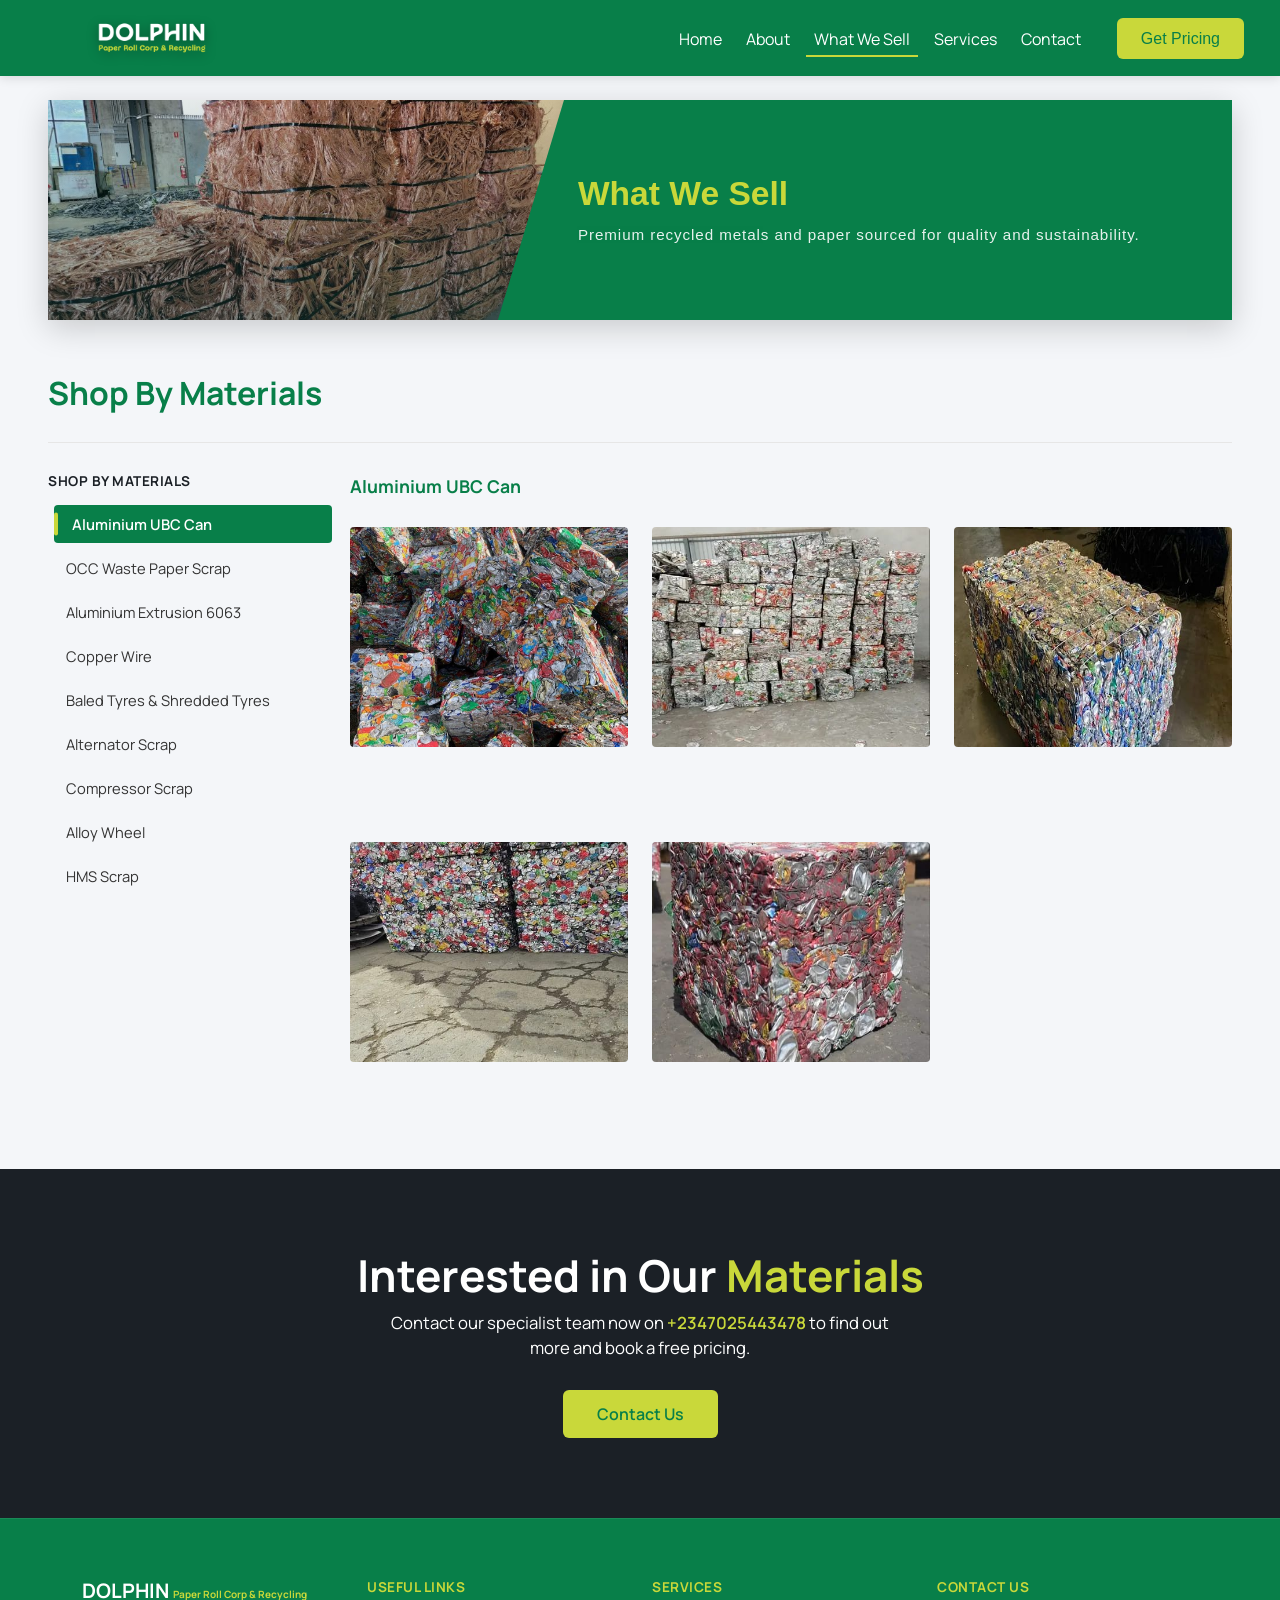
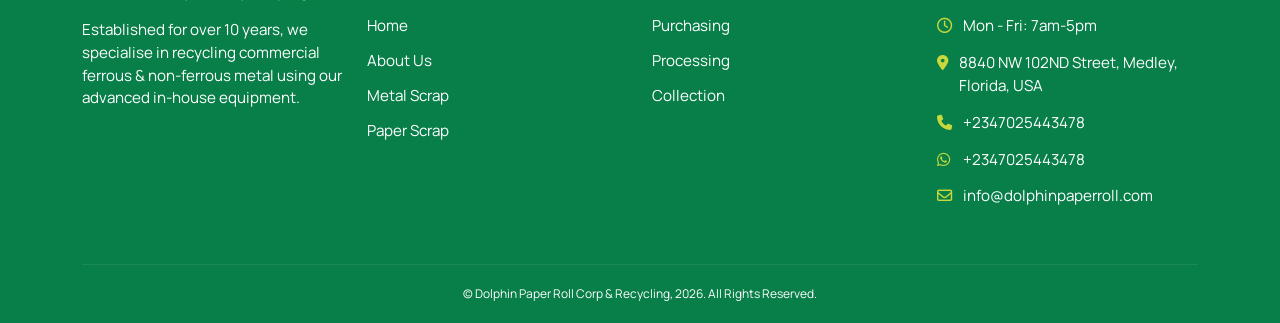
<file: wws.html>
<!DOCTYPE html>
<html lang="en">

<head>
    <meta charset="UTF-8">
    <meta name="viewport" content="width=device-width, initial-scale=1.0">


    <link href="https://cdn.jsdelivr.net/npm/bootstrap@5.3.8/dist/css/bootstrap.min.css" rel="stylesheet"
        integrity="sha384-sRIl4kxILFvY47J16cr9ZwB07vP4J8+LH7qKQnuqkuIAvNWLzeN8tE5YBujZqJLB" crossorigin="anonymous">

    <!-- Bootstrap Icons -->
    <link rel="stylesheet" href="https://cdn.jsdelivr.net/npm/bootstrap-icons@1.11.3/font/bootstrap-icons.css">
    <!-- Google Font -->
    <link rel="preconnect" href="https://fonts.googleapis.com">
    <link href="https://fonts.googleapis.com/css2?family=Manrope:wght@400;500;600;700;800&display=swap"
        rel="stylesheet">

    <link rel="stylesheet" href="https://cdnjs.cloudflare.com/ajax/libs/font-awesome/6.7.2/css/all.min.css">

    <link rel="stylesheet" href="wws.css">


    <title>What We Sell</title>
</head>

<body>

    <!-- navbar -->

    <nav class="navbar navbar-expand-lg py-3 custom-navbar sticky-top">
        <div class="container-fluid mx-4">

            <!-- Logo -->
            <a class="navbar-brand logo-wrap" href="#">
                <img src="DOLPHIN.png" alt="Dolphin Logo" class="logo-img">
            </a>

            <!-- Custom animated toggler -->
            <button class="nav-toggler" type="button" id="navToggler" aria-controls="mobileNav" aria-expanded="false"
                aria-label="Toggle navigation">
                <span class="bar bar1"></span>
                <span class="bar bar2"></span>
                <span class="bar bar3"></span>
            </button>

            <!-- Desktop links -->
            <div class="navbar-collapse-desktop justify-content-end" id="navbarNav">
                <ul class="navbar-nav align-items-lg-center">
                    <li class="nav-item"><a class="nav-link" href="index.html">Home</a></li>
                    <li class="nav-item"><a class="nav-link" href="about.html">About</a></li>
                    <li class="nav-item"><a class="nav-link" href="wws.html">What We Sell</a></li>
                    <li class="nav-item"><a class="nav-link" href="services.html">Services</a></li>
                    <li class="nav-item"><a class="nav-link" href="contact.html">Contact</a></li>
                    <li class="nav-item ms-lg-4 mt-3 mt-lg-0">
                        <button class="btn btn-quote"><a href="contact.html">Get Pricing</a></button>
                    </li>
                </ul>
            </div>
        </div>

        <!-- Mobile slide-in panel -->
        <div class="mobile-nav" id="mobileNav">
            <ul class="mobile-nav-links">
                <li><a href="index.html" class="active">Home</a></li>
                <li><a href="about.html">About</a></li>
                <li><a href="wws.html">What We Sell</a></li>
                <li><a href="services.html">Services</a></li>
                <li><a href="contact.html">Contact</a></li>
                <a href="contact.html" class="btn btn-quote">Get Pricing</a>
            </ul>
        </div>

        <!-- Dark overlay behind mobile panel -->
        <div class="nav-overlay" id="navOverlay"></div>
    </nav>



    <!-- header -->


    <div class="container-fluid py-4 px-3 px-md-5">
        <div class="banner fade-slide" id="banner">
            <div class="banner-photo"></div>
            <div class="banner-welcome">
                <!-- <div class="welcome-eyebrow">WHAT WE SELL</div> -->
                <h1 class="welcome-heading">What We Sell</h1>
                <div class="welcome-tag">Premium recycled metals and paper sourced for quality and sustainability.</div>
            </div>
        </div>
    </div>


    <!-- Shop by Materials -->
    <section class="materials-shop">
        <div class="container-fluid px-3 px-md-5 pb-5">
            <h2 class="page-title">Shop By Materials</h2>
            <div class="row gy-4">

                <!-- Sidebar list -->
                <div class="col-lg-3 col-md-4 sidebar-col">
                    <h6 class="sidebar-heading">SHOP BY MATERIALS</h6>
                    <ul class="material-list" id="materialList">
                        <li><a href="#" class="material-link active" data-material="ferrous">Aluminium UBC Can</a>
                        </li>
                        <li><a href="#" class="material-link" data-material="nonferrous">OCC Waste Paper Scrap</a>
                        </li>
                        <li><a href="#" class="material-link" data-material="copper">Aluminium Extrusion 6063 </a></li>
                        <li><a href="#" class="material-link" data-material="aluminum">Copper Wire</a></li>
                        <li><a href="#" class="material-link" data-material="stainless">Baled Tyres & Shredded Tyres</a></li>
                        <li><a href="#" class="material-link" data-material="paperrolls">Alternator Scrap</a></li>
                        <li><a href="#" class="material-link" data-material="cardboard">Compressor Scrap</a>
                        </li>
                        <li><a href="#" class="material-link" data-material="alloys">Alloy Wheel</a></li>
                        <li><a href="#" class="material-link" data-material="plastic">HMS Scrap</a></li>
                    </ul>
                </div>

                <!-- Product grid -->
                <div class="col-lg-9 col-md-8">
                    <div class="active-category-label" id="activeCategoryLabel">Ferrous Metal Scrap</div>
                    <div class="row gy-4" id="productGrid"></div>
                </div>

            </div>
        </div>
    </section>




















    <!-- Contact CTA Section -->
    <section class="cta-section">
        <div class="container reveal reveal-scale">
            <h1>Interested in Our <span class="highlight">Materials</span></h1>
            <p> Contact our specialist team now on <a href="tel:+2347025443478">+2347025443478</a> to find out more and
                book a free pricing. </p> <a href="contact.html" class="btn btn-contact">Contact Us</a>
        </div>
    </section>


    <!-- Footer -->
    <footer>
        <div class="container">
            <div class="row gy-4">
                <div class="col-md-6 col-lg-3 reveal reveal-up" data-delay="0">
                    <h5 class="brand-name fw-bold mb-3">DOLPHIN <span class="accent">Paper Roll Corp & Recycling</span>
                    </h5>
                    <p>Established for over 10 years, we specialise in recycling commercial ferrous &amp; non-ferrous
                        metal using our advanced in-house equipment.</p>
                </div>
                <div class="col-md-6 col-lg-3 reveal reveal-up" data-delay="80">
                    <h6>USEFUL LINKS</h6>
                    <ul>
                        <li><a href="index.html">Home</a></li>
                        <li><a href="about.html">About Us</a></li>
                        <li><a href="wws.html">Metal Scrap</a></li>
                        <li><a href="wws.html">Paper Scrap</a></li>
                    </ul>
                </div>
                <div class="col-md-6 col-lg-3 reveal reveal-up" data-delay="160">
                    <h6>SERVICES</h6>
                    <ul>
                        <li><a href="services.html">Purchasing</a></li>
                        <li><a href="services.html">Processing</a></li>
                        <li><a href="services.html">Collection</a></li>
                    </ul>
                </div>
                <div class="col-md-6 col-lg-3 reveal reveal-up" data-delay="240">
                    <h6>CONTACT US</h6>
                    <ul class="contact-list">
                        <li><i class="fa-regular fa-clock"></i><span>Mon - Fri: 7am-5pm</span></li>
                        <li><i class="fa-solid fa-location-dot"></i><span>8840 NW 102ND Street, Medley, Florida,
                                USA</span>
                        </li>
                        <li><i class="fa-solid fa-phone"></i><span>+2347025443478</span></li>
                        <li><i class="fa-brands fa-whatsapp"></i><span>+2347025443478</span></li>
                        <li><i class="fa-regular fa-envelope"></i><span>info@dolphinpaperroll.com</span></li>
                    </ul>
                </div>
            </div>
            <div class="footer-bottom">
                <p class="mb-0">&copy; Dolphin Paper Roll Corp & Recycling, <span id="current-year"></span>. All Rights
                    Reserved.</p>
            </div>
        </div>
    </footer>





    <!-- Back to top -->
    <button id="backToTop" class="back-to-top" aria-label="Back to top">
        <i class="bi bi-arrow-up"></i>
    </button>





    <script src="https://cdn.jsdelivr.net/npm/bootstrap@5.3.8/dist/js/bootstrap.bundle.min.js"
        integrity="sha384-FKyoEForCGlyvwx9Hj09JcYn3nv7wiPVlz7YYwJrWVcXK/BmnVDxM+D2scQbITxI"
        crossorigin="anonymous"></script>
    <script src="wws.js"></script>

</body>

</html>
</file>
<file: dolphin.css>
:root {
    --nav-bg: #087f49;
    --nav-accent: #c9d83a;
    --nav-accent-dark: #a7b82a;
}

/* ===========================================================
   SCROLL-REVEAL ANIMATION SYSTEM
   Add `.reveal` + a direction modifier + optional data-delay
   attribute (ms) to any element; JS toggles `.in-view` when
   the element enters the viewport.
   =========================================================== */
.reveal {
    opacity: 0;
    transition: opacity 0.9s cubic-bezier(0.22, 1, 0.36, 1),
        transform 0.9s cubic-bezier(0.22, 1, 0.36, 1);
    will-change: transform, opacity;
}

.reveal-up {
    transform: translateY(55px);
}

.reveal-left {
    transform: translateX(-70px);
}

.reveal-right {
    transform: translateX(70px);
}

.reveal-scale {
    transform: scale(0.9);
}

.reveal.in-view {
    opacity: 1;
    transform: translate(0, 0) scale(1);
}

@media (prefers-reduced-motion: reduce) {
    .reveal {
        opacity: 1 !important;
        transform: none !important;
        transition: none !important;
    }
}

/* ===== Base navbar ===== */
.custom-navbar {
    background-color: var(--nav-bg);
    z-index: 1000;
    height: 76px;
    padding-top: 0;
    padding-bottom: 0;
    overflow: visible;
    box-shadow: 0 2px 10px rgba(0, 0, 0, .12);
    transition: transform 0.3s ease, height 0.35s cubic-bezier(0.4, 0, 0.2, 1);
}

/* Compact / elevated state once the page has scrolled */
.custom-navbar.scrolled {
    height: 62px;
    box-shadow: 0 6px 20px rgba(0, 0, 0, .2);
}

.custom-navbar.scrolled .logo-img {
    height: 150px;
}

.custom-navbar .container-fluid {
    height: 100%;
    overflow: visible;
}

/* ===== Logo: sized larger than the bar, overlapping it slightly ===== */
.logo-wrap {
    position: relative;
    display: inline-flex;
    align-items: center;
    height: 100%;
    padding: 0 16px;
    overflow: visible;
}

/* .logo-wrap::before {
    content: "";
    position: absolute;
    inset: 8px 4px;
    background: rgba(255, 255, 255, 0.16);
    border-radius: 10px;
    transition: background 0.3s ease;
    z-index: 0;
}

.logo-wrap:hover::before {
    background: rgba(255, 255, 255, 0.26);
} */

.logo-img {
    position: relative;
    height: 200px;
    width: auto;
    z-index: 1;
    filter: drop-shadow(0 3px 6px rgba(0, 0, 0, 0.4));
    transition:
        transform 0.3s ease,
        height 0.35s cubic-bezier(0.4, 0, 0.2, 1);
}

.logo-wrap:hover .logo-img {
    transform: scale(1.04);
}

/* ===== Desktop nav links ===== */
.navbar-collapse-desktop {
    display: none;
}

@media (min-width: 992px) {
    .navbar-collapse-desktop {
        display: flex;
        flex-grow: 1;
    }
}

.custom-navbar .nav-link {
    position: relative;
    color: #fff !important;
    padding-bottom: 6px;
    margin: 0 4px;
}

/* Underline hover animation */
.custom-navbar .nav-link::after {
    content: "";
    position: absolute;
    left: 0;
    bottom: 0;
    width: 0;
    height: 2px;
    background-color: var(--nav-accent);
    transition: width 0.35s cubic-bezier(0.4, 0, 0.2, 1);
}

.custom-navbar .nav-link:hover::after,
.custom-navbar .nav-link.active::after {
    width: 100%;
}

/* ===== Button animation ===== */
.btn-quote {
    position: relative;
    overflow: hidden;
    z-index: 1;
    background-color: var(--nav-accent);
    color: #087f49;
    font-weight: 500;
    border: none;
    font-family: 'Segoe UI', Arial, sans-serif;
    padding: 8px 24px;
    border-radius: 6px;
    transition: color 0.35s ease, transform 0.25s ease, box-shadow 0.25s ease;
}

.btn-quote a{
    text-decoration: none;
    color: #087F49;
    font-family: 'Segoe UI', Arial, sans-serif;
}

.btn-quote::before {
    content: "";
    position: absolute;
    top: 0;
    left: 0;
    width: 0;
    height: 100%;
    background-color: white;
    z-index: -1;
    transition: width 0.4s cubic-bezier(0.4, 0, 0.2, 1);
}

.btn-quote:hover {
    color: #087f49;
    transform: translateY(-2px);
    box-shadow: 0 8px 18px rgba(0, 0, 0, 0.25);
}

.btn-quote:hover::before {
    width: 100%;
}

.btn-quote:active {
    transform: translateY(0) scale(0.97);
}

/* ===== Custom animated toggler (hamburger <-> X) ===== */
.nav-toggler {
    display: flex;
    flex-direction: column;
    justify-content: space-between;
    width: 30px;
    height: 22px;
    background: transparent;
    border: none;
    padding: 0;
    cursor: pointer;
    z-index: 1100;
}

@media (min-width: 992px) {
    .nav-toggler {
        display: none;
    }
}

.nav-toggler .bar {
    display: block;
    height: 3px;
    width: 100%;
    background-color: #fff;
    border-radius: 2px;
    transition: transform 0.35s cubic-bezier(0.4, 0, 0.2, 1),
        opacity 0.25s ease,
        background-color 0.3s ease;
}

.nav-toggler.active .bar1 {
    transform: translateY(9.5px) rotate(45deg);
}

.nav-toggler.active .bar2 {
    opacity: 0;
}

.nav-toggler.active .bar3 {
    transform: translateY(-9.5px) rotate(-45deg);
}

/* ===== Mobile slide-in panel (right -> left) ===== */
.mobile-nav {
    position: fixed;
    top: 0;
    right: 0;
    height: 100vh;
    width: min(75vw, 320px);
    background-color: var(--nav-bg);
    box-shadow: -4px 0 24px rgba(0, 0, 0, 0.25);
    transform: translateX(100%);
    transition: transform 0.45s cubic-bezier(0.22, 1, 0.36, 1);
    z-index: 1050;
    padding: 90px 32px 32px;
}

.mobile-nav.show {
    transform: translateX(0);
}

.mobile-nav-links {
    list-style: none;
    padding: 0;
    margin: 0;
}

.mobile-nav-links li {
    margin-bottom: 22px;
}

.mobile-nav-links a {
    position: relative;
    color: #fff;
    text-decoration: none;
    font-size: 18px;
    padding-bottom: 4px;
}

.mobile-nav-links a::after {
    content: "";
    position: absolute;
    left: 0;
    bottom: 0;
    width: 0;
    height: 2px;
    background-color: var(--nav-accent);
    transition: width 0.35s ease;
}

.mobile-nav-links a:hover::after,
.mobile-nav-links a.active::after {
    width: 100%;
}

/* Keep the Get Pricing button's own colors/behaviour even though
   it's an <a> living inside .mobile-nav-links */
.mobile-nav-links .btn-quote {
    color: #087f49;
    background-color: #c9d83a;
}

@media (min-width: 992px) {

    .mobile-nav,
    .nav-overlay {
        display: none;
    }
}

/* ===== Overlay behind the panel ===== */
.nav-overlay {
    position: fixed;
    inset: 0;
    background: rgba(0, 0, 0, 0.45);
    opacity: 0;
    pointer-events: none;
    transition: opacity 0.4s ease;
    z-index: 1040;
}

.nav-overlay.show {
    opacity: 1;
    pointer-events: auto;
}




/* hero section */

:root {
    --bg-dark: #14181c;
    --bg-dark-2: #1b2026;
    --orange: #c9d83a;
    --orange-light: #c9d83a;
    --text-muted: #b7bec6;
}

* {
    font-family: 'Manrope', system-ui, sans-serif;
}

/* .hero-section {
  background-color: var(--bg-dark);
  color: #fff;
} */

.hero-section {
    background: radial-gradient(circle at 15% 20%, #232a31 0%, var(--bg-dark) 55%);
    padding: 100px 0;
    min-height: 100vh;
    display: flex;
    align-items: center;
    color: #fff;
}

/* ---------- Text side ---------- */
.eyebrow {
    display: inline-flex;
    align-items: center;
    gap: 8px;
    background: #c9d83a;
    color: #087f49;
    border: 1px solid rgba(255, 106, 26, 0.3);
    padding: 6px 14px;
    border-radius: 50px;
    font-size: 0.8rem;
    font-weight: 600;
    letter-spacing: 0.3px;
    margin-bottom: 22px;
}

.hero-heading {
    font-size: 3rem;
    font-weight: 800;
    line-height: 1.15;
    margin-bottom: 22px;
    letter-spacing: -0.5px;
}

.hero-heading .accent {
    color: var(--orange);
}

.hero-subtext {
    font-size: 1.1rem;
    color: #e6e9ec;
    max-width: 520px;
    margin-bottom: 6px;
}

.hero-subtext-muted {
    font-size: 0.95rem;
    color: var(--text-muted);
    margin-bottom: 34px;
}

.hero-buttons {
    display: flex;
    gap: 16px;
    margin-bottom: 48px;
    flex-wrap: wrap;
}

.btn-cta-primary {
    background: var(--orange);
    color: #087f49;
    font-weight: 700;
    padding: 13px 28px;
    border-radius: 8px;
    border: none;
    /*  box-shadow: 0 8px 20px rgba(255, 106, 26, 0.35); */
    transition: all 0.25s ease;
}

.btn-cta-primary:hover {
    background: rgba(255, 255, 255, 0.08);
    color: #fff;
    border-color: rgba(255, 255, 255, 0.45);

    /*   box-shadow: 0 12px 26px rgba(255, 106, 26, 0.45); */
}

.btn-cta-secondary {
    background: transparent;
    color: #fff;
    font-weight: 700;
    padding: 13px 28px;
    border-radius: 8px;
    border: 1px solid rgba(255, 255, 255, 0.25);
    transition: all 0.25s ease;
}

.btn-cta-secondary:hover {
    background: rgba(255, 255, 255, 0.08);
    color: #fff;
    border-color: rgba(255, 255, 255, 0.45);
}

.hero-stats {
    display: flex;
    gap: 32px;
    flex-wrap: wrap;
}

.stat-item {
    display: flex;
    align-items: center;
    gap: 10px;
    font-size: 0.92rem;
    color: #dfe3e6;
    font-weight: 500;
}

.stat-item i {
    color: var(--orange);
    font-size: 1.1rem;
}

/* ---------- Image / slideshow side ---------- */
.slideshow-card {
    position: relative;
    border-radius: 20px;
    overflow: visible;
}

.hero-carousel {
    border-radius: 20px;
    overflow: hidden;
    box-shadow: 0 25px 60px rgba(0, 0, 0, 0.5);
    border: 1px solid rgba(255, 255, 255, 0.08);
}

.hero-carousel .carousel-inner {
    border-radius: 20px;
    aspect-ratio: 4 / 5;
}

.hero-carousel .carousel-item {
    height: 100%;
}

.hero-carousel .carousel-item img {
    width: 100%;
    height: 100%;
    object-fit: cover;
    filter: brightness(0.75) saturate(1.05);
    transform: scale(1.08);
    animation: kenburns 6s ease-in-out forwards;
}

@keyframes kenburns {
    0% {
        transform: scale(1.08);
    }

    100% {
        transform: scale(1.16);
    }
}

/* Smooth crossfade instead of Bootstrap's default slide */
.hero-carousel .carousel-item {
    transition: opacity 1.2s ease-in-out;
}

.hero-carousel .carousel-item.active,
.hero-carousel .carousel-item-next.carousel-item-start,
.hero-carousel .carousel-item-prev.carousel-item-end {
    transform: none;
}

.hero-carousel .carousel-item-next,
.hero-carousel .carousel-item-prev {
    position: absolute;
    top: 0;
}

.hero-carousel .active.carousel-item-start,
.hero-carousel .active.carousel-item-end {
    opacity: 0;
}

.hero-carousel .carousel-item-next.carousel-item-start,
.hero-carousel .carousel-item-prev.carousel-item-end {
    opacity: 1;
}

/* gradient overlay for readability of captions */
.hero-carousel .carousel-item::after {
    content: "";
    position: absolute;
    inset: 0;
    background: linear-gradient(180deg, rgba(0, 0, 0, 0) 45%, rgba(0, 0, 0, 0.75) 100%);
    pointer-events: none;
}

.slide-caption {
    position: absolute;
    left: 24px;
    bottom: 26px;
    z-index: 2;
    color: #fff;
    font-weight: 700;
    font-size: 1.05rem;
    display: flex;
    align-items: center;
    gap: 10px;
    opacity: 0;
    transform: translateY(14px);
    animation: captionRise 0.8s ease forwards 0.5s;
}

@keyframes captionRise {
    to {
        opacity: 1;
        transform: translateY(0);
    }
}

.slide-caption i {
    color: var(--orange-light);
    font-size: 1.2rem;
}

/* Progress-bar style indicators */
.carousel-progress {
    position: absolute;
    top: 18px;
    left: 24px;
    right: 24px;
    z-index: 3;
    display: flex;
    gap: 8px;
}

.carousel-progress button {
    flex: 1;
    height: 4px;
    border: none;
    background: rgba(255, 255, 255, 0.3);
    border-radius: 4px;
    padding: 0;
    position: relative;
    overflow: hidden;
    cursor: pointer;
}

.carousel-progress button span {
    position: absolute;
    inset: 0;
    background: var(--orange);
    width: 0%;
    border-radius: 4px;
}

.carousel-progress button.active span {
    animation: fillProgress 3.5s linear forwards;
}

@keyframes fillProgress {
    from {
        width: 0%;
    }

    to {
        width: 100%;
    }
}

/* Floating badge */
.floating-badge {
    position: absolute;
    bottom: -60px;
    left: -22px;
    background: #fff;
    color: #14181c;
    border-radius: 14px;
    padding: 14px 18px;
    display: flex;
    align-items: center;
    gap: 10px;
    box-shadow: 0 15px 35px rgba(0, 0, 0, 0.35);
    z-index: 4;
    animation: floatBadge 3.5s ease-in-out infinite;
}

.floating-badge i {
    color: #087f49;
    font-size: 1.6rem;
}

.floating-badge strong {
    display: block;
    font-size: 0.9rem;
    line-height: 1.1;
}

.floating-badge small {
    color: #6b7280;
    font-size: 0.75rem;
}

@keyframes floatBadge {

    0%,
    100% {
        transform: translateY(0);
    }

    50% {
        transform: translateY(-8px);
    }
}

/* ---------- Responsive ---------- */
@media (max-width: 991.98px) {
    .hero-section {
        padding: 60px 0;
        text-align: center;
    }

    .hero-heading {
        font-size: 2.2rem;
    }

    .hero-subtext {
        margin-left: auto;
        margin-right: auto;
    }

    .hero-buttons {
        justify-content: center;
    }

    .hero-stats {
        justify-content: center;
    }

    .floating-badge {
        left: 16px;
    }
}

@media (max-width: 575.98px) {
    .hero-heading {
        font-size: 1.8rem;
    }

    .hero-carousel .carousel-inner {
        aspect-ratio: 4 / 4.5;
    }
}

@media (prefers-reduced-motion: reduce) {
    .hero-carousel .carousel-item img {
        animation: none;
    }

    .floating-badge {
        animation: none;
    }

    .slide-caption {
        animation: none;
        opacity: 1;
        transform: none;
    }
}


/*  why choose us */

:root {
    --cravy: white;
    --orangy: #087f49;
    --orangy-light: #fbe4d5;
    --grayy-text: #7c8592;
    --sectionn-bg: #f4f6f9;
}

.choose {
    font-family: 'Poppins', sans-serif;
    color: var(--grayy-text);
    background: var(--sectionn-bg);

}

h1,
h2,
h3,
h4,
.font-heading {
    font-family: 'Poppins', sans-serif;
    color: var(--cravy);
    font-weight: 700;
}

.eyebro {
    color: var(--orangy);
    font-weight: 600;
    letter-spacing: .08em;
    font-size: 20px;
    font-weight: bold;
    text-transform: uppercase;
}

.section-title {
    font-size: 2rem;
    margin-bottom: .5rem;
    color: #1b2026;
}

/* -------- Why Choose Us -------- */
.why-choose {
    padding: 80px 0;
    background: #ffffff;
}

.feature-card {
    background: #fff;
    border: 1px solid #eceff3;
    border-radius: 14px;
    padding: 40px 30px;
    height: 100%;
    border-left: 3px solid #087F49;
    text-align: center;
    box-shadow: 0 10px 25px rgba(20, 30, 60, 0.03);
    transition: transform 0.45s cubic-bezier(0.22, 1, 0.36, 1),
        box-shadow 0.45s ease,
        border-color 0.45s ease;
}

.feature-card:hover {
    transform: translateY(-10px);
    box-shadow: 0 24px 45px rgba(8, 127, 73, 0.16);
    border-color: rgba(8, 127, 73, 0.25);
}

.icon-badge {
    width: 56px;
    height: 56px;
    border-radius: 14px;
    background: #c9d83a;
    color: var(--orangy);
    display: flex;
    align-items: center;
    justify-content: center;
    font-size: 1.4rem;
    margin: 0 auto 20px;
    transition: transform 0.5s cubic-bezier(0.34, 1.56, 0.64, 1),
        background-color 0.35s ease,
        color 0.35s ease;
}

.feature-card:hover .icon-badge {
    transform: rotate(-8deg) scale(1.14);
    background: #087f49;
    color: #fff;
}

.feature-card h4 {
    font-size: 1.1rem;
    margin-bottom: 12px;
    color: #097f49;
    transition: color 0.3s ease;
}

.feature-card p {
    font-size: .92rem;
    margin-bottom: 0;
}

/* -------- Our Services -------- */
.our-services {
    padding: 80px 0;
    background: var(--sectionn-bg);
}

.service-card {
    background: #fff;
    border: 1px solid #eceff3;
    border-radius: 14px;
    padding: 36px 32px;
    height: 100%;
    border-left: 3px solid #087F49;
    position: relative;
    overflow: hidden;
    z-index: 1;
    transition: transform 0.45s cubic-bezier(0.22, 1, 0.36, 1),
        box-shadow 0.45s ease,
        border-color 0.45s ease;
}

.service-card::before {
    content: "";
    position: absolute;
    inset: 0;
    background: linear-gradient(135deg, rgba(8, 127, 73, 0.05), rgba(201, 216, 58, 0.09));
    opacity: 0;
    transition: opacity 0.45s ease;
    z-index: -1;
}

.service-card:hover {
    transform: translateY(-10px);
    box-shadow: 0 24px 45px rgba(8, 127, 73, 0.16);
    border-color: rgba(8, 127, 73, 0.25);
}

.service-card:hover::before {
    opacity: 1;
}

.service-card .icon-badge {
    transition: transform 0.5s cubic-bezier(0.34, 1.56, 0.64, 1),
        background-color 0.35s ease,
        color 0.35s ease;
}

.service-card:hover .icon-badge {
    transform: rotate(-8deg) scale(1.14);
    background: #087f49;
    color: #fff;
}

.service-card h4 {
    font-size: 1.15rem;
    margin-bottom: 12px;
    color: #1b2026;
}

.service-card p {
    font-size: .92rem;
}

.learn-more {
    color: var(--orangy);
    font-weight: 600;
    font-size: .9rem;
    text-decoration: none;
    display: inline-flex;
    align-items: center;
    gap: 6px;
}

.learn-more i {
    transition: transform 0.3s ease;
}

.learn-more:hover {
    color: #1b2026;
}

.learn-more:hover i {
    transform: translateX(5px);
}

.lead-sub {
    max-width: 480px;
    margin: 0 auto;
}


/* about */

:root {
    --accent: #087f49;
    --dark: #1b1b1b;
    --body-text: #6b7280;
}

body {
    font-family: -apple-system, BlinkMacSystemFont, "Segoe UI", Roboto, Helvetica, Arial, sans-serif;
}

.about-section {
    padding: 90px 0;
    background: #fafafa;
}

.about-image {
    height: 360px;
    overflow: hidden;
    border-radius: 15px;
    /*     border-left: 5px solid #087F49; */
}

.about-image img {
    width: 100%;
    height: 100%;
    object-fit: cover;
    transition: 0.4s ease;
}

.about-image:hover img {
    transform: scale(1.05);
}

.eyebro {
    color: var(--accent);
    text-transform: uppercase;
    font-size: 20px;
    font-weight: 700;
    letter-spacing: 1px;
    margin-bottom: 15px;
}

.about-heading {
    color: var(--dark);
    font-size: 2.3rem;
    font-weight: 700;
    line-height: 1.3;
    margin-bottom: 20px;
}

.about-text {
    color: var(--body-text);
    line-height: 1.8;
    margin-bottom: 18px;
    text-align: justify;
}

.learn-more-link {
    display: inline-flex;
    align-items: center;
    gap: 8px;
    color: #087f49;
    text-decoration: none;
    font-weight: 600;
    transition: .3s;
}

.learn-more-link:hover {
    gap: 12px;
    color: #1b2026;
}

.learn-more-link i {
    transition: .3s;
}


/* footer */

:root {
    --bg-dark: #1b2026;
    --bg-darker: #0c1626;
    --orange: #c9d83a;
    --text-muted: #fff;
    --border-subtle: rgba(255, 255, 255, 0.08);
}

.cta-section {
    background-color: var(--bg-dark);
    color: #fff;
    font-family: 'Segoe UI', Roboto, Arial, sans-serif;
}

/* CTA Section */
.cta-section {
    padding: 80px 20px;
    text-align: center;
}

.cta-section h1 {
    font-weight: 700;
    font-size: 2.75rem;
}

.cta-section h1 .highlight {
    color: var(--orange);
}

.cta-section p {
    color: var(--text-muted);
    max-width: 500px;
    margin: 0 auto 30px auto;
    font-size: 1.05rem;
}

.cta-section p a {
    color: var(--orange);
    text-decoration: none;
    font-weight: 600;
}

.btn-contact {
    position: relative;
    overflow: hidden;
    z-index: 1;
    display: inline-block;
    background-color: var(--orange);
    color: #087f49;
    border: none;
    padding: 12px 34px;
    border-radius: 6px;
    font-weight: 600;
    text-decoration: none;
    transition: color 0.35s ease, transform 0.25s ease, box-shadow 0.25s ease;
}

.btn-contact::before {
    content: "";
    position: absolute;
    top: 0;
    left: 0;
    width: 0;
    height: 100%;
    background-color: #fff;
    z-index: -1;
    transition: width 0.4s cubic-bezier(0.4, 0, 0.2, 1);
}

.btn-contact:hover {
    color: #087f49;
    transform: translateY(-2px);
    box-shadow: 0 10px 24px rgba(0, 0, 0, 0.35);
}

.btn-contact:hover::before {
    width: 100%;
}

.btn-contact:active {
    transform: translateY(0) scale(0.97);
}

/* Footer */
footer {
    background-color: #087F49;
    border-top: 1px solid var(--border-subtle);
    padding: 60px 0 0 0;
}

footer .brand-name {
    color: #fff;
}

footer .brand-name .accent {
    color: var(--orange);
    font-size: 10px;
}

footer p,
footer li,
footer .text-muted-custom {
    color: var(--text-muted);
    font-size: 0.95rem;
}

footer h6 {
    color: #c9d83a;
    font-weight: 700;
    letter-spacing: 0.5px;
    font-size: 0.85rem;
    margin-bottom: 20px;
}

footer ul {
    list-style: none;
    padding-left: 0;
}

footer ul li {
    margin-bottom: 12px;
}

footer ul li a {
    color: var(--text-muted);
    text-decoration: none;
}

footer ul li a:hover {
    color: var(--orange);
}

.contact-list li {
    display: flex;
    align-items: flex-start;
    gap: 10px;
    margin-bottom: 14px;
}

.contact-list i {
    color: var(--orange);
    width: 16px;
    margin-top: 3px;
}

.footer-bottom p {
    border-top: 1px solid var(--border-subtle);
    margin-top: 40px;
    padding: 20px 0;
    text-align: center;
    color: var(--text-muted);
    font-size: 12px;
}



/* ===== Back to top ===== */
.back-to-top {
    position: fixed;
    right: 24px;
    bottom: 24px;
    width: 46px;
    height: 46px;
    border-radius: 50%;
    border: none;
    background-color: #087f49;
    color: #fff;
    font-size: 18px;
    display: flex;
    align-items: center;
    justify-content: center;
    box-shadow: 0 8px 22px rgba(0, 0, 0, 0.3);
    opacity: 0;
    visibility: hidden;
    transform: translateY(14px);
    transition: opacity 0.35s ease, transform 0.35s cubic-bezier(0.22, 1, 0.36, 1),
        visibility 0.35s ease, background-color 0.3s ease, color 0.3s ease;
    z-index: 999;
    cursor: pointer;
}

.back-to-top.show {
    opacity: 1;
    visibility: visible;
    transform: translateY(0);
}

.back-to-top:hover {
    background-color: #c9d83a;
    color: #087f49;
}

@media (prefers-reduced-motion: reduce) {
    .back-to-top {
        transition: opacity 0.2s ease, visibility 0.2s ease;
        transform: none;
    }
}
</file>
<file: about.css>
:root {
    --nav-bg: #087f49;
    --nav-accent: #c9d83a;
    --nav-accent-dark: #a7b82a;
}

/* ===========================================================
   SCROLL-REVEAL ANIMATION SYSTEM
   Add `.reveal` + a direction modifier + optional data-delay
   attribute (ms) to any element; JS toggles `.in-view` when
   the element enters the viewport.
   =========================================================== */
.reveal {
    opacity: 0;
    transition: opacity 0.9s cubic-bezier(0.22, 1, 0.36, 1),
        transform 0.9s cubic-bezier(0.22, 1, 0.36, 1);
    will-change: transform, opacity;
}

.reveal-up {
    transform: translateY(55px);
}

.reveal-left {
    transform: translateX(-70px);
}

.reveal-right {
    transform: translateX(70px);
}

.reveal-scale {
    transform: scale(0.9);
}

.reveal.in-view {
    opacity: 1;
    transform: translate(0, 0) scale(1);
}

@media (prefers-reduced-motion: reduce) {
    .reveal {
        opacity: 1 !important;
        transform: none !important;
        transition: none !important;
    }
}

/* ===== Base navbar ===== */
.custom-navbar {
    background-color: var(--nav-bg);
    z-index: 1000;
    height: 76px;
    padding-top: 0;
    padding-bottom: 0;
    overflow: visible;
    box-shadow: 0 2px 10px rgba(0, 0, 0, .12);
    transition: height 0.35s cubic-bezier(0.4, 0, 0.2, 1), box-shadow 0.35s ease;
}

/* Compact / elevated state once the page has scrolled */
.custom-navbar.scrolled {
    height: 62px;
    box-shadow: 0 6px 20px rgba(0, 0, 0, .2);
}

.custom-navbar.scrolled .logo-img {
    height: 150px;
}

.custom-navbar .container-fluid {
    height: 100%;
    overflow: visible;
}

/* ===== Logo: sized larger than the bar, overlapping it slightly ===== */
.logo-wrap {
    position: relative;
    display: inline-flex;
    align-items: center;
    height: 100%;
    padding: 0 16px;
    overflow: visible;
}

/* .logo-wrap::before {
    content: "";
    position: absolute;
    inset: 8px 4px;
    background: rgba(255, 255, 255, 0.16);
    border-radius: 10px;
    transition: background 0.3s ease;
    z-index: 0;
}

.logo-wrap:hover::before {
    background: rgba(255, 255, 255, 0.26);
} */

.logo-img {
    position: relative;
    height: 200px;
    width: auto;
    z-index: 1;
    filter: drop-shadow(0 3px 6px rgba(0, 0, 0, 0.4));
    transition: transform 0.3s ease, height 0.35s cubic-bezier(0.4, 0, 0.2, 1);
}

.logo-wrap:hover .logo-img {
    transform: scale(1.04);
}

/* ===== Desktop nav links ===== */
.navbar-collapse-desktop {
    display: none;
}

@media (min-width: 992px) {
    .navbar-collapse-desktop {
        display: flex;
        flex-grow: 1;
    }
}

.custom-navbar .nav-link {
    position: relative;
    color: #fff !important;
    padding-bottom: 6px;
    margin: 0 4px;
}

/* Underline hover animation */
.custom-navbar .nav-link::after {
    content: "";
    position: absolute;
    left: 0;
    bottom: 0;
    width: 0;
    height: 2px;
    background-color: var(--nav-accent);
    transition: width 0.35s cubic-bezier(0.4, 0, 0.2, 1);
}

.custom-navbar .nav-link:hover::after,
.custom-navbar .nav-link.active::after {
    width: 100%;
}

/* ===== Button animation ===== */
.btn-quote {
    position: relative;
    overflow: hidden;
    z-index: 1;
    background-color: var(--nav-accent);
    color: #087f49;
    font-weight: 500;
    border: none;
    padding: 8px 24px;
    border-radius: 6px;
    font-family: 'Segoe UI', Arial, sans-serif;
    transition: color 0.35s ease, transform 0.25s ease, box-shadow 0.25s ease;
}

.btn-quote a{
    text-decoration: none;
    color: #087F49;
    font-family: 'Segoe UI', Arial, sans-serif;
}

.btn-quote::before {
    content: "";
    position: absolute;
    top: 0;
    left: 0;
    width: 0;
    height: 100%;
    background-color: white;
    z-index: -1;
    transition: width 0.4s cubic-bezier(0.4, 0, 0.2, 1);
}

.btn-quote:hover {
    color: #087f49;
    transform: translateY(-2px);
    box-shadow: 0 8px 18px rgba(0, 0, 0, 0.25);
}

.btn-quote:hover::before {
    width: 100%;
}

.btn-quote:active {
    transform: translateY(0) scale(0.97);
}

/* ===== Custom animated toggler (hamburger <-> X) ===== */
.nav-toggler {
    display: flex;
    flex-direction: column;
    justify-content: space-between;
    width: 30px;
    height: 22px;
    background: transparent;
    border: none;
    padding: 0;
    cursor: pointer;
    z-index: 1100;
}

@media (min-width: 992px) {
    .nav-toggler {
        display: none;
    }
}

.nav-toggler .bar {
    display: block;
    height: 3px;
    width: 100%;
    background-color: #fff;
    border-radius: 2px;
    transition: transform 0.35s cubic-bezier(0.4, 0, 0.2, 1),
        opacity 0.25s ease,
        background-color 0.3s ease;
}

.nav-toggler.active .bar1 {
    transform: translateY(9.5px) rotate(45deg);
}

.nav-toggler.active .bar2 {
    opacity: 0;
}

.nav-toggler.active .bar3 {
    transform: translateY(-9.5px) rotate(-45deg);
}

/* ===== Mobile slide-in panel (right -> left) ===== */
.mobile-nav {
    position: fixed;
    top: 0;
    right: 0;
    height: 100vh;
    width: min(75vw, 320px);
    background-color: var(--nav-bg);
    box-shadow: -4px 0 24px rgba(0, 0, 0, 0.25);
    transform: translateX(100%);
    transition: transform 0.45s cubic-bezier(0.22, 1, 0.36, 1);
    z-index: 1050;
    padding: 90px 32px 32px;
}

.mobile-nav.show {
    transform: translateX(0);
}

.mobile-nav-links {
    list-style: none;
    padding: 0;
    margin: 0;
}

.mobile-nav-links li {
    margin-bottom: 22px;
}

.mobile-nav-links a {
    position: relative;
    color: #fff;
    text-decoration: none;
    font-size: 18px;
    padding-bottom: 4px;
}

.mobile-nav-links a::after {
    content: "";
    position: absolute;
    left: 0;
    bottom: 0;
    width: 0;
    height: 2px;
    background-color: var(--nav-accent);
    transition: width 0.35s ease;
}

.mobile-nav-links a:hover::after,
.mobile-nav-links a.active::after {
    width: 100%;
}

/* Keep the Get Pricing button's own colors/behaviour even though
   it's an <a> living inside .mobile-nav-links */
.mobile-nav-links .btn-quote {
    color: #087f49;
    background-color: #c9d83a;
}

@media (min-width: 992px) {

    .mobile-nav,
    .nav-overlay {
        display: none;
    }
}

/* ===== Overlay behind the panel ===== */
.nav-overlay {
    position: fixed;
    inset: 0;
    background: rgba(0, 0, 0, 0.45);
    opacity: 0;
    pointer-events: none;
    transition: opacity 0.4s ease;
    z-index: 1040;
}

.nav-overlay.show {
    opacity: 1;
    pointer-events: auto;
}



/*  */

:root {
    --deep-teal: #087f49;
    --emerald: #087f49;
    --accent-orange: #e8823a;
    --ink: #0e2a27;
}

* {
    font-family: 'Manrope', system-ui, sans-serif;
}

body {
    margin: 0;
    background: #f4f6f9;
}

.banner {
    position: relative;
    display: flex;
    min-height: 220px;
    overflow: hidden;
    box-shadow: 0 8px 30px rgba(0, 0, 0, 0.18);
}

/* LEFT: photo panel */
.banner-photo {
    position: relative;
    width: 46%;
    background: url('30.jpg') center/cover no-repeat;
    flex-shrink: 0;
    clip-path: polygon(0 0, 100% 0, 84% 100%, 0% 100%);
}

.banner-photo::after {
    content: "";
    position: absolute;
    inset: 0;
    background: linear-gradient(180deg, rgba(11, 61, 58, 0.1), rgba(11, 61, 58, 0.45));
}

/* RIGHT: welcome text panel */
.banner-welcome {
    flex: 1;
    background: var(--emerald);
    margin-left: -8%;
    clip-path: polygon(9% 0, 100% 0, 100% 100%, 0% 100%);
    display: flex;
    flex-direction: column;
    justify-content: center;
    padding: 2rem 3rem 2rem 5rem;
    color: #fff;
}

.welcome-eyebrow {
    font-family: 'Poppins', sans-serif;
    font-weight: 700;
    letter-spacing: .14em;
    font-size: 15px;
    color: white;
    margin-bottom: .6rem;
}

.welcome-heading {
    font-family: 'Poppins', sans-serif;
    font-weight: 800;
    font-size: 2.1rem;
    line-height: 1.2;
    margin: 0 0 .6rem 0;
    color: #c9d83a;
}

.welcome-tag {
    font-family: 'Poppins', sans-serif;
    font-size: .95rem;
    letter-spacing: .06em;
    opacity: .9;
}

/* load-in animation */
.fade-slide {
    opacity: 0;
    transform: translateY(14px);
    transition: opacity .7s ease, transform .7s ease;
}

.fade-slide.in {
    opacity: 1;
    transform: translateY(0);
}

@media (max-width: 820px) {
    .banner {
        flex-direction: column;
        min-height: auto;
    }

    .banner-photo,
    .banner-welcome {
        width: 100%;
        margin-left: 0;
        clip-path: none;
    }

    .banner-photo {
        height: 180px;
    }

    .banner-welcome {
        padding: 1.75rem;
    }
}



/* about */


:root {
    --dark-heading: #1c2a3a;
    --body-gray: #6d7580;
    --accent-orange: #f4802e;
    --section-bg-light: #f4f6f9;
    --section-bg-white: #ffffff;
}

body {
    font-family: 'Segoe UI', Arial, sans-serif;
    color: var(--body-gray);
}

.section-trust {
    background-color: var(--section-bg-light);
    padding: 70px 0;
}

.section-about {
    background-color: var(--section-bg-light);
    padding: 70px 0;
}

.img-rounded {
    border-radius: 14px;
    width: 100%;
    object-fit: cover;
    height: 300px;
}

.heading-dark {
    color: var(--dark-heading);
    font-weight: 700;
    font-size: 2rem;
    line-height: 1.25;
}

.heading-dark-lg {
    color: var(--dark-heading);
    font-weight: 700;
    font-size: 2.1rem;
    line-height: 1.25;
}

.body-text {
    color: var(--body-gray);
    font-size: 1rem;
    line-height: 1.7;
    margin-bottom: 1.25rem;
    text-align: justify;
}

.label-tag {
    color: #087f49;
    font-weight: 700;
    letter-spacing: 1px;
    font-size: 20px;
    text-transform: uppercase;
    margin-bottom: 0.5rem;
}

@media (max-width: 767.98px) {
    .img-rounded {
        height: 220px;
        margin-bottom: 2rem;
    }

    .heading-dark,
    .heading-dark-lg {
        margin-top: 1.5rem;
    }
}



/*  */

body {
    margin: 0;
    font-family: 'Inter', sans-serif;
    background: #f4f6f9;
    color: #1a1a1a;
}

.values-wrap {
    max-width: 660px;
    margin: 0 auto;
    padding: 2.5rem 1rem 3rem;
}

.section-title {
    font-weight: 800;
    font-size: 1.5rem;
    letter-spacing: .02em;
    margin-bottom: .75rem;
    color: #087f49;
}

.section-intro {
    color: #5a5a5a;
    font-size: .95rem;
    line-height: 1.6;
    margin-bottom: 2rem;
}

.value-card {
    border: 1px solid #e2e2e2;
    border-radius: 10px;
    overflow: hidden;
    border-left: 3px solid #087F49;
    margin-bottom: 1.75rem;
    box-shadow: 0 1px 4px rgba(0, 0, 0, 0.04);
}

.value-card img {
    width: 100%;
    height: 190px;
    object-fit: cover;
    display: block;
}

.value-card-body {
    padding: 1.25rem 1.5rem 1.5rem;
    background-color: white;
}

.value-card-title {
    font-weight: 700;
    font-size: 1.15rem;
    color: #087f49;
    margin-bottom: .5rem;
}

.value-card-desc {
    font-size: .92rem;
    color: #333;
    margin-bottom: .85rem;
}

.value-card ul {
    margin: 0;
    padding-left: 1.1rem;
    color: #087f49;
}

.value-card ul li {
    font-size: .9rem;
    color: #333;
    margin-bottom: .35rem;
}

.value-card ul li:last-child {
    margin-bottom: 0;
}



/* footer */

:root {
    --bg-dark: #1b2026;
    --bg-darker: #0c1626;
    --orange: #c9d83a;
    --text-muted: #fff;
    --border-subtle: rgba(255, 255, 255, 0.08);
}

.cta-section {
    background-color: var(--bg-dark);
    color: #fff;
    font-family: 'Segoe UI', Roboto, Arial, sans-serif;
}

/* CTA Section */
.cta-section {
    padding: 80px 20px;
    text-align: center;
}

.cta-section h1 {
    font-weight: 700;
    font-size: 2.75rem;
}

.cta-section h1 .highlight {
    color: var(--orange);
}

.cta-section p {
    color: var(--text-muted);
    max-width: 500px;
    margin: 0 auto 30px auto;
    font-size: 1.05rem;
}

.cta-section p a {
    color: var(--orange);
    text-decoration: none;
    font-weight: 600;
}

.btn-contact {
    position: relative;
    overflow: hidden;
    z-index: 1;
    display: inline-block;
    background-color: var(--orange);
    color: #087f49;
    border: none;
    padding: 12px 34px;
    border-radius: 6px;
    font-weight: 600;
    text-decoration: none;
    transition: color 0.35s ease, transform 0.25s ease, box-shadow 0.25s ease;
}

.btn-contact::before {
    content: "";
    position: absolute;
    top: 0;
    left: 0;
    width: 0;
    height: 100%;
    background-color: #fff;
    z-index: -1;
    transition: width 0.4s cubic-bezier(0.4, 0, 0.2, 1);
}

.btn-contact:hover {
    color: #087f49;
    transform: translateY(-2px);
    box-shadow: 0 10px 24px rgba(0, 0, 0, 0.35);
}

.btn-contact:hover::before {
    width: 100%;
}

.btn-contact:active {
    transform: translateY(0) scale(0.97);
}


/* Footer */
footer {
    background-color: #087F49;
    border-top: 1px solid var(--border-subtle);
    padding: 60px 0 0 0;
}

footer .brand-name {
    color: #fff;
}

footer .brand-name .accent {
    color: var(--orange);
    font-size: 10px;
}

footer p,
footer li,
footer .text-muted-custom {
    color: var(--text-muted);
    font-size: 0.95rem;
}

footer h6 {
    color: #c9d83a;
    font-weight: 700;
    letter-spacing: 0.5px;
    font-size: 0.85rem;
    margin-bottom: 20px;
}

footer ul {
    list-style: none;
    padding-left: 0;
}

footer ul li {
    margin-bottom: 12px;
}

footer ul li a {
    color: var(--text-muted);
    text-decoration: none;
}

footer ul li a:hover {
    color: var(--orange);
}

.contact-list li {
    display: flex;
    align-items: flex-start;
    gap: 10px;
    margin-bottom: 14px;
}

.contact-list i {
    color: var(--orange);
    width: 16px;
    margin-top: 3px;
}

.footer-bottom p {
    border-top: 1px solid var(--border-subtle);
    margin-top: 40px;
    padding: 20px 0;
    text-align: center;
    color: var(--text-muted);
    font-size: 12px;
}

/* ===== Back to top ===== */
.back-to-top {
    position: fixed;
    right: 24px;
    bottom: 24px;
    width: 46px;
    height: 46px;
    border-radius: 50%;
    border: none;
    background-color: #087f49;
    color: #fff;
    font-size: 18px;
    display: flex;
    align-items: center;
    justify-content: center;
    box-shadow: 0 8px 22px rgba(0, 0, 0, 0.3);
    opacity: 0;
    visibility: hidden;
    transform: translateY(14px);
    transition: opacity 0.35s ease, transform 0.35s cubic-bezier(0.22, 1, 0.36, 1),
        visibility 0.35s ease, background-color 0.3s ease, color 0.3s ease;
    z-index: 999;
    cursor: pointer;
}

.back-to-top.show {
    opacity: 1;
    visibility: visible;
    transform: translateY(0);
}

.back-to-top:hover {
    background-color: #c9d83a;
    color: #087f49;
}

@media (prefers-reduced-motion: reduce) {
    .back-to-top {
        transition: opacity 0.2s ease, visibility 0.2s ease;
        transform: none;
    }
}
</file>
<file: services.css>
:root {
    --nav-bg: #087f49;
    --nav-accent: #c9d83a;
    --nav-accent-dark: #a7b82a;
}

/* ===========================================================
   SCROLL-REVEAL ANIMATION SYSTEM
   Add `.reveal` + a direction modifier + optional data-delay
   attribute (ms) to any element; JS toggles `.in-view` when
   the element enters the viewport.
   =========================================================== */
.reveal {
    opacity: 0;
    transition: opacity 0.9s cubic-bezier(0.22, 1, 0.36, 1),
        transform 0.9s cubic-bezier(0.22, 1, 0.36, 1);
    will-change: transform, opacity;
}

.reveal-up {
    transform: translateY(55px);
}

.reveal-left {
    transform: translateX(-70px);
}

.reveal-right {
    transform: translateX(70px);
}

.reveal-scale {
    transform: scale(0.9);
}

.reveal.in-view {
    opacity: 1;
    transform: translate(0, 0) scale(1);
}

@media (prefers-reduced-motion: reduce) {
    .reveal {
        opacity: 1 !important;
        transform: none !important;
        transition: none !important;
    }
}

/* ===== Base navbar ===== */
.custom-navbar {
    background-color: var(--nav-bg);
    z-index: 1000;
    height: 76px;
    padding-top: 0;
    padding-bottom: 0;
    overflow: visible;
    box-shadow: 0 2px 10px rgba(0, 0, 0, .12);
    transition: transform 0.3s ease, height 0.35s cubic-bezier(0.4, 0, 0.2, 1);
}

/* Compact / elevated state once the page has scrolled */
.custom-navbar.scrolled {
    height: 62px;
    box-shadow: 0 6px 20px rgba(0, 0, 0, .2);
}

.custom-navbar.scrolled .logo-img {
    height: 150px;
}

.custom-navbar .container-fluid {
    height: 100%;
    overflow: visible;
}

/* ===== Logo: sized larger than the bar, overlapping it slightly ===== */
.logo-wrap {
    position: relative;
    display: inline-flex;
    align-items: center;
    height: 100%;
    padding: 0 16px;
    overflow: visible;
}


.logo-img {
    position: relative;
    height: 200px;
    width: auto;
    z-index: 1;
    filter: drop-shadow(0 3px 6px rgba(0, 0, 0, 0.4));
    transition:
        transform 0.3s ease,
        height 0.35s cubic-bezier(0.4, 0, 0.2, 1);
}

.logo-wrap:hover .logo-img {
    transform: scale(1.04);
}

/* ===== Desktop nav links ===== */
.navbar-collapse-desktop {
    display: none;
}

@media (min-width: 992px) {
    .navbar-collapse-desktop {
        display: flex;
        flex-grow: 1;
    }
}

.custom-navbar .nav-link {
    position: relative;
    color: #fff !important;
    padding-bottom: 6px;
    margin: 0 4px;
}

/* Underline hover animation */
.custom-navbar .nav-link::after {
    content: "";
    position: absolute;
    left: 0;
    bottom: 0;
    width: 0;
    height: 2px;
    background-color: var(--nav-accent);
    transition: width 0.35s cubic-bezier(0.4, 0, 0.2, 1);
}

.custom-navbar .nav-link:hover::after,
.custom-navbar .nav-link.active::after {
    width: 100%;
}

/* ===== Button animation ===== */
.btn-quote {
    position: relative;
    overflow: hidden;
    z-index: 1;
    background-color: var(--nav-accent);
    color: #087f49;
    font-weight: 500;
    border: none;
    padding: 8px 24px;
    border-radius: 6px;
    transition: color 0.35s ease, transform 0.25s ease, box-shadow 0.25s ease;
}

.btn-quote a {
    text-decoration: none;
    color: #087F49;
    font-family: 'Segoe UI', Arial, sans-serif;
}

.btn-quote::before {
    content: "";
    position: absolute;
    top: 0;
    left: 0;
    width: 0;
    height: 100%;
    background-color: white;
    z-index: -1;
    transition: width 0.4s cubic-bezier(0.4, 0, 0.2, 1);
}

.btn-quote:hover {
    color: #087f49;
    transform: translateY(-2px);
    box-shadow: 0 8px 18px rgba(0, 0, 0, 0.25);
}

.btn-quote:hover::before {
    width: 100%;
}

.btn-quote:active {
    transform: translateY(0) scale(0.97);
}

/* ===== Custom animated toggler (hamburger <-> X) ===== */
.nav-toggler {
    display: flex;
    flex-direction: column;
    justify-content: space-between;
    width: 30px;
    height: 22px;
    background: transparent;
    border: none;
    padding: 0;
    cursor: pointer;
    z-index: 1100;
}

@media (min-width: 992px) {
    .nav-toggler {
        display: none;
    }
}

.nav-toggler .bar {
    display: block;
    height: 3px;
    width: 100%;
    background-color: #fff;
    border-radius: 2px;
    transition: transform 0.35s cubic-bezier(0.4, 0, 0.2, 1),
        opacity 0.25s ease,
        background-color 0.3s ease;
}

.nav-toggler.active .bar1 {
    transform: translateY(9.5px) rotate(45deg);
}

.nav-toggler.active .bar2 {
    opacity: 0;
}

.nav-toggler.active .bar3 {
    transform: translateY(-9.5px) rotate(-45deg);
}

/* ===== Mobile slide-in panel (right -> left) ===== */
.mobile-nav {
    position: fixed;
    top: 0;
    right: 0;
    height: 100vh;
    width: min(75vw, 320px);
    background-color: var(--nav-bg);
    box-shadow: -4px 0 24px rgba(0, 0, 0, 0.25);
    transform: translateX(100%);
    transition: transform 0.45s cubic-bezier(0.22, 1, 0.36, 1);
    z-index: 1050;
    padding: 90px 32px 32px;
}

.mobile-nav.show {
    transform: translateX(0);
}

.mobile-nav-links {
    list-style: none;
    padding: 0;
    margin: 0;
}

.mobile-nav-links li {
    margin-bottom: 22px;
}

.mobile-nav-links a {
    position: relative;
    color: #fff;
    text-decoration: none;
    font-size: 18px;
    padding-bottom: 4px;
}

.mobile-nav-links a::after {
    content: "";
    position: absolute;
    left: 0;
    bottom: 0;
    width: 0;
    height: 2px;
    background-color: var(--nav-accent);
    transition: width 0.35s ease;
}

.mobile-nav-links a:hover::after,
.mobile-nav-links a.active::after {
    width: 100%;
}

/* Keep the Get Pricing button's own colors/behaviour even though
   it's an <a> living inside .mobile-nav-links */
.mobile-nav-links .btn-quote {
    color: #087f49;
    background-color: #c9d83a;
}

@media (min-width: 992px) {

    .mobile-nav,
    .nav-overlay {
        display: none;
    }
}

/* ===== Overlay behind the panel ===== */
.nav-overlay {
    position: fixed;
    inset: 0;
    background: rgba(0, 0, 0, 0.45);
    opacity: 0;
    pointer-events: none;
    transition: opacity 0.4s ease;
    z-index: 1040;
}

.nav-overlay.show {
    opacity: 1;
    pointer-events: auto;
}



/*  */

:root {
    --deep-teal: #087f49;
    --emerald: #087f49;
    --accent-orange: #e8823a;
    --ink: #0e2a27;
}

body {
    margin: 0;
    font-family: 'Inter', sans-serif;
    background: #f4f6f9;
}

.banner {
    position: relative;
    display: flex;
    min-height: 220px;
    overflow: hidden;
    box-shadow: 0 8px 30px rgba(0, 0, 0, 0.18);
}

/* LEFT: photo panel */
.banner-photo {
    position: relative;
    width: 46%;
    background: url('66.jfif') center/cover no-repeat;
    flex-shrink: 0;
    clip-path: polygon(0 0, 100% 0, 84% 100%, 0% 100%);
}

.banner-photo::after {
    content: "";
    position: absolute;
    inset: 0;
    background: linear-gradient(180deg, rgba(11, 61, 58, 0.1), rgba(11, 61, 58, 0.45));
}

/* RIGHT: welcome text panel */
.banner-welcome {
    flex: 1;
    background: var(--emerald);
    margin-left: -8%;
    clip-path: polygon(9% 0, 100% 0, 100% 100%, 0% 100%);
    display: flex;
    flex-direction: column;
    justify-content: center;
    padding: 2rem 3rem 2rem 5rem;
    color: #fff;
}

.welcome-eyebrow {
    font-family: 'Poppins', sans-serif;
    font-weight: 700;
    letter-spacing: .14em;
    font-size: 15px;
    color: white;
    margin-bottom: .6rem;
}

.welcome-heading {
    font-family: 'Poppins', sans-serif;
    font-weight: 800;
    font-size: 2.1rem;
    line-height: 1.2;
    margin: 0 0 .6rem 0;
    color: #c9d83a;
}

.welcome-tag {
    font-family: 'Poppins', sans-serif;
    font-size: 12px;
    font-weight: light;
    letter-spacing: .06em;
    opacity: .9;
}

/* load-in animation */
.fade-slide {
    opacity: 0;
    transform: translateY(14px);
    transition: opacity .7s ease, transform .7s ease;
}

.fade-slide.in {
    opacity: 1;
    transform: translateY(0);
}

@media (max-width: 820px) {
    .banner {
        flex-direction: column;
        min-height: auto;
    }

    .banner-photo,
    .banner-welcome {
        width: 100%;
        margin-left: 0;
        clip-path: none;
    }

    .banner-photo {
        height: 180px;
    }

    .banner-welcome {
        padding: 1.75rem;
    }
}



/*  */

:root {
    --text-dark: #1c1c1c;
    --text-gray: #6d7580;
    --border-light: #e6e6e6;
    --active-color: #d32f2f;
    --link-color: #333;
}

* {
    font-family: 'Manrope', system-ui, sans-serif;
}

body {
    font-family: 'Segoe UI', Arial, sans-serif;
    color: var(--text-dark);
}

.page-title {
    font-weight: 700;
    font-size: 2rem;
    padding: 30px 0;
    border-bottom: 1px solid var(--border-light);
    margin-bottom: 30px;
}

/* Sidebar */
.sidebar-heading {
    font-weight: 700;
    font-size: 0.85rem;
    letter-spacing: 0.5px;
    margin-bottom: 15px;
}

.material-list {
    list-style: none;
    padding: 0;
    margin: 0;
}

.material-list li {
    margin-bottom: 10px;
}

.material-link {
    display: block;
    text-decoration: none;
    color: var(--link-color);
    font-size: 0.92rem;
    cursor: pointer;
    padding: 3px 8px;
    border-radius: 4px;
    transition: background-color 0.15s ease, color 0.15s ease;
}

.material-link:hover {
    color: var(--active-color);
}

.material-link.active {
    background-color: var(--active-color);
    color: #fff;
    font-weight: 600;
}

/* Product cards */
.product-card {
    margin-bottom: 35px;
}

.product-img-wrap {
    background-color: #f4f4f4;
    border-radius: 4px;
    overflow: hidden;
    margin-bottom: 12px;
    height: 220px;
    display: flex;
    align-items: center;
    justify-content: center;
}

.product-img-wrap img {
    width: 100%;
    height: 100%;
    object-fit: cover;
}

.product-name {
    font-size: 0.95rem;
    font-weight: 600;
    color: var(--text-dark);
    margin-bottom: 2px;
}

.product-brand {
    font-size: 0.85rem;
    color: var(--text-gray);
}

.active-category-label {
    font-weight: 700;
    font-size: 1.1rem;
    margin-bottom: 15px;
    color: var(--text-dark);
}

@media (max-width: 767.98px) {
    .sidebar-col {
        margin-bottom: 30px;
    }
}



/*  */


:root {
    --dark-heading: #1c2a3a;
    --body-gray: #6d7580;
    --accent-orange: #f4802e;
    --check-color: #f4802e;
    --section-bg: #f7f8fa;
}

body {
    font-family: 'Segoe UI', Arial, sans-serif;
    color: var(--body-gray);
    background-color: var(--section-bg);
}

.service-section {
    padding: 60px 0;
}

.img-rounded {
    border-radius: 10px;
    width: 100%;
    height: 260px;
    object-fit: cover;
}

.service-heading {
    color: #087F49;
    font-weight: 700;
    font-size: 1.9rem;
    margin-bottom: 1rem;
}

.service-text {
    font-size: 1rem;
    line-height: 1.6;
    margin-bottom: 1.5rem;
}

.feature-list {
    list-style: none;
    padding: 0;
    margin: 0 0 1.5rem 0;
}

.feature-list li {
    display: flex;
    align-items: center;
    margin-bottom: 0.75rem;
    font-size: 0.95rem;
    color: var(--body-gray);
}

.feature-list .check-icon {
    display: inline-flex;
    align-items: center;
    justify-content: center;
    width: 18px;
    height: 18px;
    border-radius: 50%;
    background-color: #087F49;
    color: #c9d83a;
    font-size: 0.65rem;
    margin-right: 10px;
    flex-shrink: 0;
}

.quote-link {
    color: #087F49;
    font-weight: 600;
    text-decoration: none;
    font-size: 0.95rem;
    display: inline-flex;
    align-items: center;
    gap: 6px;
}

.quote-link:hover {
    color: #1b2026;
}

@media (max-width: 767.98px) {
    .img-rounded {
        margin-bottom: 1.5rem;
    }

    .service-heading {
        margin-top: 0.5rem;
    }
}




/* ===== Back to top ===== */
.back-to-top {
    position: fixed;
    right: 24px;
    bottom: 24px;
    width: 46px;
    height: 46px;
    border-radius: 50%;
    border: none;
    background-color: #087f49;
    color: #fff;
    font-size: 18px;
    display: flex;
    align-items: center;
    justify-content: center;
    box-shadow: 0 8px 22px rgba(0, 0, 0, 0.3);
    opacity: 0;
    visibility: hidden;
    transform: translateY(14px);
    transition: opacity 0.35s ease, transform 0.35s cubic-bezier(0.22, 1, 0.36, 1),
        visibility 0.35s ease, background-color 0.3s ease, color 0.3s ease;
    z-index: 999;
    cursor: pointer;
}

.back-to-top.show {
    opacity: 1;
    visibility: visible;
    transform: translateY(0);
}

.back-to-top:hover {
    background-color: #c9d83a;
    color: #087f49;
}

@media (prefers-reduced-motion: reduce) {
    .back-to-top {
        transition: opacity 0.2s ease, visibility 0.2s ease;
        transform: none;
    }
}


























/* footer */

:root {
    --bg-dark: #1b2026;
    --bg-darker: #0c1626;
    --orange: #c9d83a;
    --text-muted: #fff;
    --border-subtle: rgba(255, 255, 255, 0.08);
}

.cta-section {
    background-color: var(--bg-dark);
    color: #fff;
    font-family: 'Segoe UI', Roboto, Arial, sans-serif;
}

/* CTA Section */
.cta-section {
    padding: 80px 20px;
    text-align: center;
}

.cta-section h1 {
    font-weight: 700;
    font-size: 2.75rem;
}

.cta-section h1 .highlight {
    color: var(--orange);
}

.cta-section p {
    color: var(--text-muted);
    max-width: 500px;
    margin: 0 auto 30px auto;
    font-size: 1.05rem;
}

.cta-section p a {
    color: var(--orange);
    text-decoration: none;
    font-weight: 600;
}

.btn-contact {
    position: relative;
    overflow: hidden;
    z-index: 1;
    display: inline-block;
    background-color: var(--orange);
    color: #087f49;
    border: none;
    padding: 12px 34px;
    border-radius: 6px;
    font-weight: 600;
    text-decoration: none;
    transition: color 0.35s ease, transform 0.25s ease, box-shadow 0.25s ease;
}

.btn-contact::before {
    content: "";
    position: absolute;
    top: 0;
    left: 0;
    width: 0;
    height: 100%;
    background-color: #fff;
    z-index: -1;
    transition: width 0.4s cubic-bezier(0.4, 0, 0.2, 1);
}

.btn-contact:hover {
    color: #087f49;
    transform: translateY(-2px);
    box-shadow: 0 10px 24px rgba(0, 0, 0, 0.35);
}

.btn-contact:hover::before {
    width: 100%;
}

.btn-contact:active {
    transform: translateY(0) scale(0.97);
}

/* Footer */
footer {
    background-color: #087F49;
    border-top: 1px solid var(--border-subtle);
    padding: 60px 0 0 0;
}

footer .brand-name {
    color: #fff;
}

footer .brand-name .accent {
    color: var(--orange);
    font-size: 10px;
}

footer p,
footer li,
footer .text-muted-custom {
    color: var(--text-muted);
    font-size: 0.95rem;
}

footer h6 {
    color: #c9d83a;
    font-weight: 700;
    letter-spacing: 0.5px;
    font-size: 0.85rem;
    margin-bottom: 20px;
}

footer ul {
    list-style: none;
    padding-left: 0;
}

footer ul li {
    margin-bottom: 12px;
}

footer ul li a {
    color: var(--text-muted);
    text-decoration: none;
}

footer ul li a:hover {
    color: var(--orange);
}

.contact-list li {
    display: flex;
    align-items: flex-start;
    gap: 10px;
    margin-bottom: 14px;
}

.contact-list i {
    color: var(--orange);
    width: 16px;
    margin-top: 3px;
}

.footer-bottom p {
    border-top: 1px solid var(--border-subtle);
    margin-top: 40px;
    padding: 20px 0;
    text-align: center;
    color: var(--text-muted);
    font-size: 12px;
}
</file>
<file: wws.css>
:root {
    --nav-bg: #087f49;
    --nav-accent: #c9d83a;
    --nav-accent-dark: #a7b82a;
}

/* ===========================================================
   SCROLL-REVEAL ANIMATION SYSTEM
   Add `.reveal` + a direction modifier + optional data-delay
   attribute (ms) to any element; JS toggles `.in-view` when
   the element enters the viewport.
   =========================================================== */
.reveal {
    opacity: 0;
    transition: opacity 0.9s cubic-bezier(0.22, 1, 0.36, 1),
        transform 0.9s cubic-bezier(0.22, 1, 0.36, 1);
    will-change: transform, opacity;
}

.reveal-up {
    transform: translateY(55px);
}

.reveal-left {
    transform: translateX(-70px);
}

.reveal-right {
    transform: translateX(70px);
}

.reveal-scale {
    transform: scale(0.9);
}

.reveal.in-view {
    opacity: 1;
    transform: translate(0, 0) scale(1);
}

@media (prefers-reduced-motion: reduce) {
    .reveal {
        opacity: 1 !important;
        transform: none !important;
        transition: none !important;
    }
}

/* ===== Base navbar ===== */
.custom-navbar {
    background-color: var(--nav-bg);
    z-index: 1000;
    height: 76px;
    padding-top: 0;
    padding-bottom: 0;
    overflow: visible;
    box-shadow: 0 2px 10px rgba(0, 0, 0, .12);
    transition: transform 0.3s ease, height 0.35s cubic-bezier(0.4, 0, 0.2, 1);
}

/* Compact / elevated state once the page has scrolled */
.custom-navbar.scrolled {
    height: 62px;
    box-shadow: 0 6px 20px rgba(0, 0, 0, .2);
}

.custom-navbar.scrolled .logo-img {
    height: 150px;
}

.custom-navbar .container-fluid {
    height: 100%;
    overflow: visible;
}

/* ===== Logo: sized larger than the bar, overlapping it slightly ===== */
.logo-wrap {
    position: relative;
    display: inline-flex;
    align-items: center;
    height: 100%;
    padding: 0 16px;
    overflow: visible;
}

/* .logo-wrap::before {
    content: "";
    position: absolute;
    inset: 8px 4px;
    background: rgba(255, 255, 255, 0.16);
    border-radius: 10px;
    transition: background 0.3s ease;
    z-index: 0;
}

.logo-wrap:hover::before {
    background: rgba(255, 255, 255, 0.26);
} */

.logo-img {
    position: relative;
    height: 200px;
    width: auto;
    z-index: 1;
    filter: drop-shadow(0 3px 6px rgba(0, 0, 0, 0.4));
    transition:
        transform 0.3s ease,
        height 0.35s cubic-bezier(0.4, 0, 0.2, 1);
}

.logo-wrap:hover .logo-img {
    transform: scale(1.04);
}

/* ===== Desktop nav links ===== */
.navbar-collapse-desktop {
    display: none;
}

@media (min-width: 992px) {
    .navbar-collapse-desktop {
        display: flex;
        flex-grow: 1;
    }
}

.custom-navbar .nav-link {
    position: relative;
    color: #fff !important;
    padding-bottom: 6px;
    margin: 0 4px;
}

/* Underline hover animation */
.custom-navbar .nav-link::after {
    content: "";
    position: absolute;
    left: 0;
    bottom: 0;
    width: 0;
    height: 2px;
    background-color: var(--nav-accent);
    transition: width 0.35s cubic-bezier(0.4, 0, 0.2, 1);
}

.custom-navbar .nav-link:hover::after,
.custom-navbar .nav-link.active::after {
    width: 100%;
}

/* ===== Button animation ===== */
.btn-quote {
    position: relative;
    overflow: hidden;
    z-index: 1;
    background-color: var(--nav-accent);
    color: #087f49;
    font-weight: 500;
    border: none;
    padding: 8px 24px;
    border-radius: 6px;
    transition: color 0.35s ease, transform 0.25s ease, box-shadow 0.25s ease;
}

.btn-quote a {
    text-decoration: none;
    color: #087F49;
    font-family: 'Segoe UI', Arial, sans-serif;
}

.btn-quote::before {
    content: "";
    position: absolute;
    top: 0;
    left: 0;
    width: 0;
    height: 100%;
    background-color: white;
    z-index: -1;
    transition: width 0.4s cubic-bezier(0.4, 0, 0.2, 1);
}

.btn-quote:hover {
    color: #087f49;
    transform: translateY(-2px);
    box-shadow: 0 8px 18px rgba(0, 0, 0, 0.25);
}

.btn-quote:hover::before {
    width: 100%;
}

.btn-quote:active {
    transform: translateY(0) scale(0.97);
}

/* ===== Custom animated toggler (hamburger <-> X) ===== */
.nav-toggler {
    display: flex;
    flex-direction: column;
    justify-content: space-between;
    width: 30px;
    height: 22px;
    background: transparent;
    border: none;
    padding: 0;
    cursor: pointer;
    z-index: 1100;
}

@media (min-width: 992px) {
    .nav-toggler {
        display: none;
    }
}

.nav-toggler .bar {
    display: block;
    height: 3px;
    width: 100%;
    background-color: #fff;
    border-radius: 2px;
    transition: transform 0.35s cubic-bezier(0.4, 0, 0.2, 1),
        opacity 0.25s ease,
        background-color 0.3s ease;
}

.nav-toggler.active .bar1 {
    transform: translateY(9.5px) rotate(45deg);
}

.nav-toggler.active .bar2 {
    opacity: 0;
}

.nav-toggler.active .bar3 {
    transform: translateY(-9.5px) rotate(-45deg);
}

/* ===== Mobile slide-in panel (right -> left) ===== */
.mobile-nav {
    position: fixed;
    top: 0;
    right: 0;
    height: 100vh;
    width: min(75vw, 320px);
    background-color: var(--nav-bg);
    box-shadow: -4px 0 24px rgba(0, 0, 0, 0.25);
    transform: translateX(100%);
    transition: transform 0.45s cubic-bezier(0.22, 1, 0.36, 1);
    z-index: 1050;
    padding: 90px 32px 32px;
}

.mobile-nav.show {
    transform: translateX(0);
}

.mobile-nav-links {
    list-style: none;
    padding: 0;
    margin: 0;
}

.mobile-nav-links li {
    margin-bottom: 22px;
}

.mobile-nav-links a {
    position: relative;
    color: #fff;
    text-decoration: none;
    font-size: 18px;
    padding-bottom: 4px;
}

.mobile-nav-links a::after {
    content: "";
    position: absolute;
    left: 0;
    bottom: 0;
    width: 0;
    height: 2px;
    background-color: var(--nav-accent);
    transition: width 0.35s ease;
}

.mobile-nav-links a:hover::after,
.mobile-nav-links a.active::after {
    width: 100%;
}

/* Keep the Get Pricing button's own colors/behaviour even though
   it's an <a> living inside .mobile-nav-links */
.mobile-nav-links .btn-quote {
    color: #087f49;
    background-color: #c9d83a;
}

@media (min-width: 992px) {

    .mobile-nav,
    .nav-overlay {
        display: none;
    }
}

/* ===== Overlay behind the panel ===== */
.nav-overlay {
    position: fixed;
    inset: 0;
    background: rgba(0, 0, 0, 0.45);
    opacity: 0;
    pointer-events: none;
    transition: opacity 0.4s ease;
    z-index: 1040;
}

.nav-overlay.show {
    opacity: 1;
    pointer-events: auto;
}



/*  */

:root {
    --deep-teal: #087f49;
    --emerald: #087f49;
    --accent-orange: #e8823a;
    --ink: #0e2a27;
}

body {
    margin: 0;
    font-family: 'Inter', sans-serif;
    background: #f4f6f9;
}

.banner {
    position: relative;
    display: flex;
    min-height: 220px;
    overflow: hidden;
    box-shadow: 0 8px 30px rgba(0, 0, 0, 0.18);
}

/* LEFT: photo panel */
.banner-photo {
    position: relative;
    width: 46%;
    background: url('34.jpg') center/cover no-repeat;
    flex-shrink: 0;
    clip-path: polygon(0 0, 100% 0, 84% 100%, 0% 100%);
}

.banner-photo::after {
    content: "";
    position: absolute;
    inset: 0;
    background: linear-gradient(180deg, rgba(11, 61, 58, 0.1), rgba(11, 61, 58, 0.45));
}

/* RIGHT: welcome text panel */
.banner-welcome {
    flex: 1;
    background: var(--emerald);
    margin-left: -8%;
    clip-path: polygon(9% 0, 100% 0, 100% 100%, 0% 100%);
    display: flex;
    flex-direction: column;
    justify-content: center;
    padding: 2rem 3rem 2rem 5rem;
    color: #fff;
}

.welcome-eyebrow {
    font-family: 'Poppins', sans-serif;
    font-weight: 700;
    letter-spacing: .14em;
    font-size: 15px;
    color: white;
    margin-bottom: .6rem;
}

.welcome-heading {
    font-family: 'Poppins', sans-serif;
    font-weight: 800;
    font-size: 2.1rem;
    line-height: 1.2;
    margin: 0 0 .6rem 0;
    color: #c9d83a;
}

.welcome-tag {
    font-family: 'Poppins', sans-serif;
    font-size: .95rem;
    letter-spacing: .06em;
    opacity: .9;
}

/* load-in animation */
.fade-slide {
    opacity: 0;
    transform: translateY(14px);
    transition: opacity .7s ease, transform .7s ease;
}

.fade-slide.in {
    opacity: 1;
    transform: translateY(0);
}

@media (max-width: 820px) {
    .banner {
        flex-direction: column;
        min-height: auto;
    }

    .banner-photo,
    .banner-welcome {
        width: 100%;
        margin-left: 0;
        clip-path: none;
    }

    .banner-photo {
        height: 180px;
    }

    .banner-welcome {
        padding: 1.75rem;
    }
}



/*  */

:root {
    --text-dark: #1c1c1c;
    --text-gray: #6d7580;
    --border-light: #e6e6e6;
    --active-color: #d32f2f;
    --link-color: #333;
}

* {
    font-family: 'Manrope', system-ui, sans-serif;
}

body {
    font-family: 'Segoe UI', Arial, sans-serif;
    color: var(--text-dark);
}

.page-title {
    font-weight: 700;
    font-size: 2rem;
    padding: 30px 0;
    border-bottom: 1px solid var(--border-light);
    margin-bottom: 30px;
    color: #087f49;
}

/* Sidebar */
.sidebar-heading {
    font-weight: 700;
    font-size: 0.85rem;
    letter-spacing: 0.5px;
    margin-bottom: 15px;
    color: #1b2026;
}

.material-list {
    list-style: none;
    padding: 0;
    margin: 0;
}

.material-list li {
    margin-bottom: 10px;
}

.material-link {
    position: relative;
    display: block;
    text-decoration: none;
    color: var(--link-color);
    font-size: 0.92rem;
    cursor: pointer;
    padding: 8px 8px 8px 18px;
    border-radius: 4px;
    transition: background-color 0.25s ease, color 0.25s ease,
        transform 0.25s cubic-bezier(0.4, 0, 0.2, 1), padding-left 0.25s ease;
}

/* left accent bar that grows in on hover/active */
.material-link::before {
    content: "";
    position: absolute;
    left: 0;
    top: 50%;
    width: 4px;
    height: 0;
    background-color: #087f49;
    border-radius: 2px;
    transform: translateY(-50%);
    transition: height 0.25s ease;
}

.material-link:hover {
    color: #087F49;
    background-color: rgba(8, 127, 73, 0.08);
    transform: translateX(6px);
}

.material-link:hover::before {
    height: 60%;
}

.material-link.active {
    background-color: #087F49;
    color: #fff;
    font-weight: 600;
    transform: translateX(6px);
}

.material-link.active::before {
    height: 60%;
    background-color: #c9d83a;
}

.material-link.active:hover {
    background-color: #087f49;
    color: #fff;
}

@media (prefers-reduced-motion: reduce) {

    .material-link,
    .material-link::before {
        transition: none !important;
    }

    .material-link:hover,
    .material-link.active {
        transform: none;
    }
}

/* Product cards */
.product-card {
    margin-bottom: 35px;
    padding: 12px;
    border-radius: 10px;
    transition: transform 0.4s cubic-bezier(0.22, 1, 0.36, 1),
        box-shadow 0.4s cubic-bezier(0.22, 1, 0.36, 1),
        background-color 0.4s ease;
}

.product-card:hover {
    transform: translateY(-8px);
    background-color: #fff;
    box-shadow: 0 18px 34px rgba(8, 127, 73, 0.16);
}

.product-img-wrap {
    position: relative;
    background-color: #f4f4f4;
    border-radius: 4px;
    overflow: hidden;
    margin-bottom: 12px;
    height: 220px;
    display: flex;
    align-items: center;
    justify-content: center;
}

/* subtle color wash that fades in on hover, sits under the zoomed image */
.product-img-wrap::after {
    content: "";
    position: absolute;
    inset: 0;
    background: linear-gradient(180deg, rgba(8, 127, 73, 0) 55%, rgba(8, 127, 73, 0.28) 100%);
    opacity: 0;
    transition: opacity 0.4s ease;
    pointer-events: none;
}

.product-card:hover .product-img-wrap::after {
    opacity: 1;
}

.product-img-wrap img {
    width: 100%;
    height: 100%;
    object-fit: cover;
    transition: transform 0.5s cubic-bezier(0.22, 1, 0.36, 1);
}

.product-card:hover .product-img-wrap img {
    transform: scale(1.09);
}

.product-name {
    font-size: 0.95rem;
    font-weight: 600;
    color: var(--text-dark);
    margin-bottom: 2px;
    transition: color 0.3s ease;
}

.product-card:hover .product-name {
    color: #087f49;
}

.product-brand {
    font-size: 0.85rem;
    color: var(--text-gray);
}

@media (prefers-reduced-motion: reduce) {

    .product-card,
    .product-img-wrap img,
    .product-img-wrap::after,
    .product-name {
        transition: none !important;
    }

    .product-card:hover {
        transform: none;
    }

    .product-card:hover .product-img-wrap img {
        transform: none;
    }
}

.active-category-label {
    font-weight: 700;
    font-size: 1.1rem;
    margin-bottom: 15px;
    color: #087F49;
}

@media (max-width: 767.98px) {
    .sidebar-col {
        margin-bottom: 30px;
    }
}

/* Shop By Materials grid swap transition */
#productGrid {
    transition: opacity 0.18s ease;
}

#productGrid.fading {
    opacity: 0;
}

.material-list li {
    margin-bottom: 6px;
}



/* ===== Back to top ===== */
.back-to-top {
    position: fixed;
    right: 24px;
    bottom: 24px;
    width: 46px;
    height: 46px;
    border-radius: 50%;
    border: none;
    background-color: #087f49;
    color: #fff;
    font-size: 18px;
    display: flex;
    align-items: center;
    justify-content: center;
    box-shadow: 0 8px 22px rgba(0, 0, 0, 0.3);
    opacity: 0;
    visibility: hidden;
    transform: translateY(14px);
    transition: opacity 0.35s ease, transform 0.35s cubic-bezier(0.22, 1, 0.36, 1),
        visibility 0.35s ease, background-color 0.3s ease, color 0.3s ease;
    z-index: 999;
    cursor: pointer;
}

.back-to-top.show {
    opacity: 1;
    visibility: visible;
    transform: translateY(0);
}

.back-to-top:hover {
    background-color: #c9d83a;
    color: #087f49;
}

@media (prefers-reduced-motion: reduce) {
    .back-to-top {
        transition: opacity 0.2s ease, visibility 0.2s ease;
        transform: none;
    }
}







/* footer */

:root {
    --bg-dark: #1b2026;
    --bg-darker: #0c1626;
    --orange: #c9d83a;
    --text-muted: #fff;
    --border-subtle: rgba(255, 255, 255, 0.08);
}

.cta-section {
    background-color: var(--bg-dark);
    color: #fff;
    font-family: 'Segoe UI', Roboto, Arial, sans-serif;
}

/* CTA Section */
.cta-section {
    padding: 80px 20px;
    text-align: center;
}

.cta-section h1 {
    font-weight: 700;
    font-size: 2.75rem;
}

.cta-section h1 .highlight {
    color: var(--orange);
}

.cta-section p {
    color: var(--text-muted);
    max-width: 500px;
    margin: 0 auto 30px auto;
    font-size: 1.05rem;
}

.cta-section p a {
    color: var(--orange);
    text-decoration: none;
    font-weight: 600;
}

.btn-contact {
    position: relative;
    overflow: hidden;
    z-index: 1;
    display: inline-block;
    background-color: var(--orange);
    color: #087f49;
    border: none;
    padding: 12px 34px;
    border-radius: 6px;
    font-weight: 600;
    text-decoration: none;
    transition: color 0.35s ease, transform 0.25s ease, box-shadow 0.25s ease;
}

.btn-contact::before {
    content: "";
    position: absolute;
    top: 0;
    left: 0;
    width: 0;
    height: 100%;
    background-color: #fff;
    z-index: -1;
    transition: width 0.4s cubic-bezier(0.4, 0, 0.2, 1);
}

.btn-contact:hover {
    color: #087f49;
    transform: translateY(-2px);
    box-shadow: 0 10px 24px rgba(0, 0, 0, 0.35);
}

.btn-contact:hover::before {
    width: 100%;
}

.btn-contact:active {
    transform: translateY(0) scale(0.97);
}

/* Footer */
footer {
    background-color: #087F49;
    border-top: 1px solid var(--border-subtle);
    padding: 60px 0 0 0;
}

footer .brand-name {
    color: #fff;
}

footer .brand-name .accent {
    color: var(--orange);
    font-size: 10px;
}

footer p,
footer li,
footer .text-muted-custom {
    color: var(--text-muted);
    font-size: 0.95rem;
}

footer h6 {
    color: #c9d83a;
    font-weight: 700;
    letter-spacing: 0.5px;
    font-size: 0.85rem;
    margin-bottom: 20px;
}

footer ul {
    list-style: none;
    padding-left: 0;
}

footer ul li {
    margin-bottom: 12px;
}

footer ul li a {
    color: var(--text-muted);
    text-decoration: none;
}

footer ul li a:hover {
    color: var(--orange);
}

.contact-list li {
    display: flex;
    align-items: flex-start;
    gap: 10px;
    margin-bottom: 14px;
}

.contact-list i {
    color: var(--orange);
    width: 16px;
    margin-top: 3px;
}

.footer-bottom p {
    border-top: 1px solid var(--border-subtle);
    margin-top: 40px;
    padding: 20px 0;
    text-align: center;
    color: var(--text-muted);
    font-size: 12px;
}
</file>
